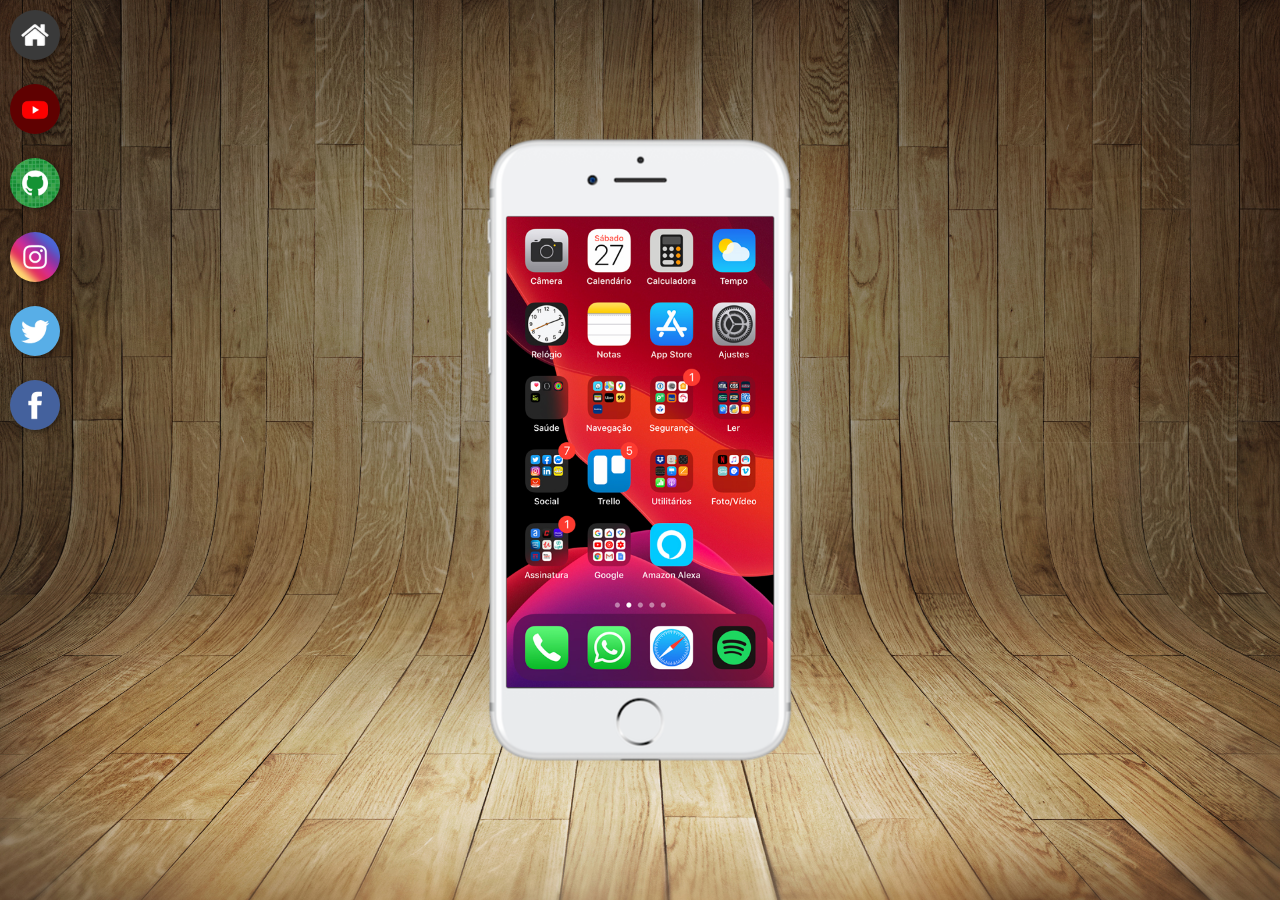
<file: index.html>
<!DOCTYPE html>
<html lang="pt-br">
<head>
    <meta charset="UTF-8">
    <meta http-equiv="X-UA-Compatible" content="IE=edge">
    <meta name="viewport" content="width=device-width, initial-scale=1.0">
    <title>Projeto Redes Sociais</title>
    <link rel="shortcut icon" href="favicon.ico" type="image/x-icon">
    <link rel="stylesheet" href="estilos/style.css">
</head>
<body>
    <main>
        <section id="telefone">
            <iframe src="home.html" name="tela" id="tela" frameborder="0">
                Seu navegador não é compatível com isso.
            </iframe>
        </section>
        <section id="redes-sociais">
                <a href="home.html" target="tela"><img src="imagens/logo-home.jpg" alt=""></a> <br>
                <a href="youtube.html" target="tela"><img src="imagens/logo-youtube.jpg" alt=""></a> <br>
                <a href="github.html" target="tela"><img src="imagens/logo-github.jpg" alt=""></a> <br>
                <a href="instagram.html" target="tela"><img src="imagens/logo-instagram.jpg" alt=""></a> <br>
                <a href="twitter.html" target="tela"><img src="imagens/logo-twitter.jpg" alt=""></a> <br>
                <a href="facebook.html" target="tela"><img src="imagens/logo-facebook.jpg" alt=""></a>
        </section>
    </main>
</body>
</html>
</file>
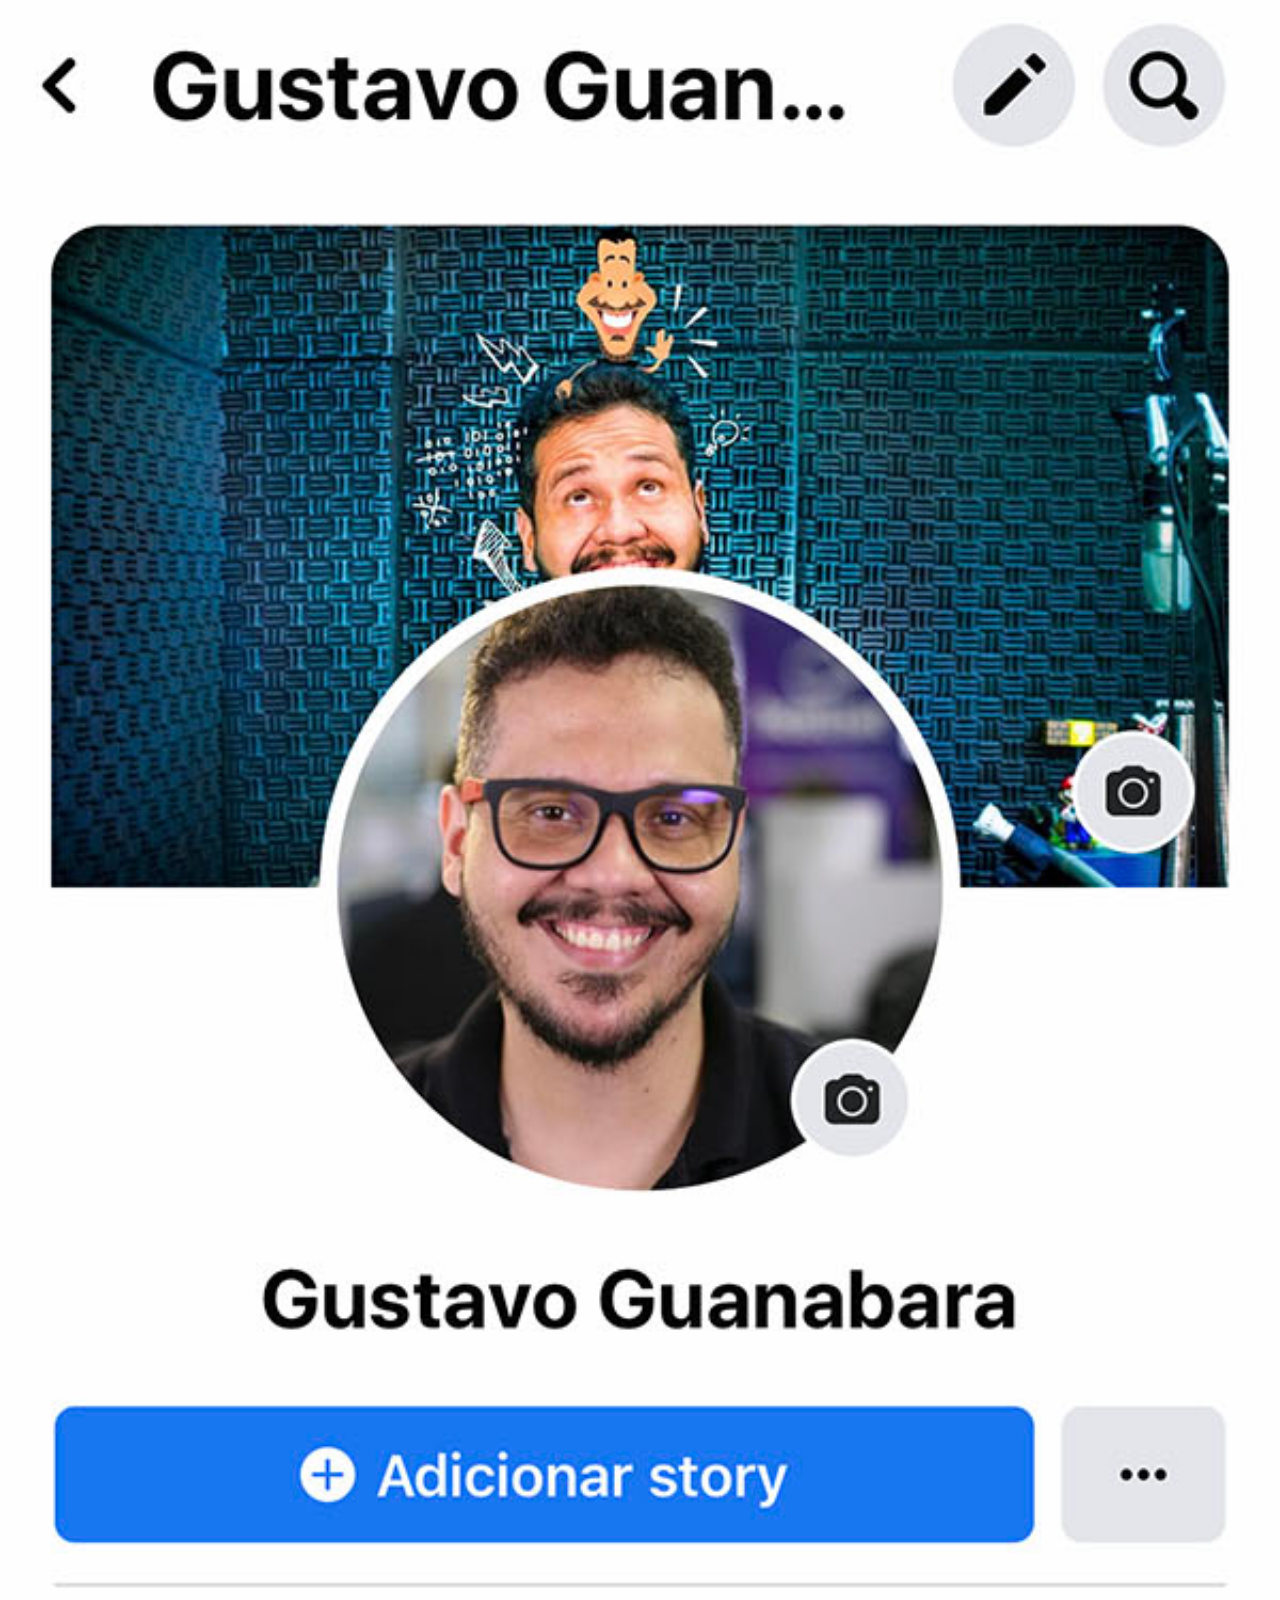
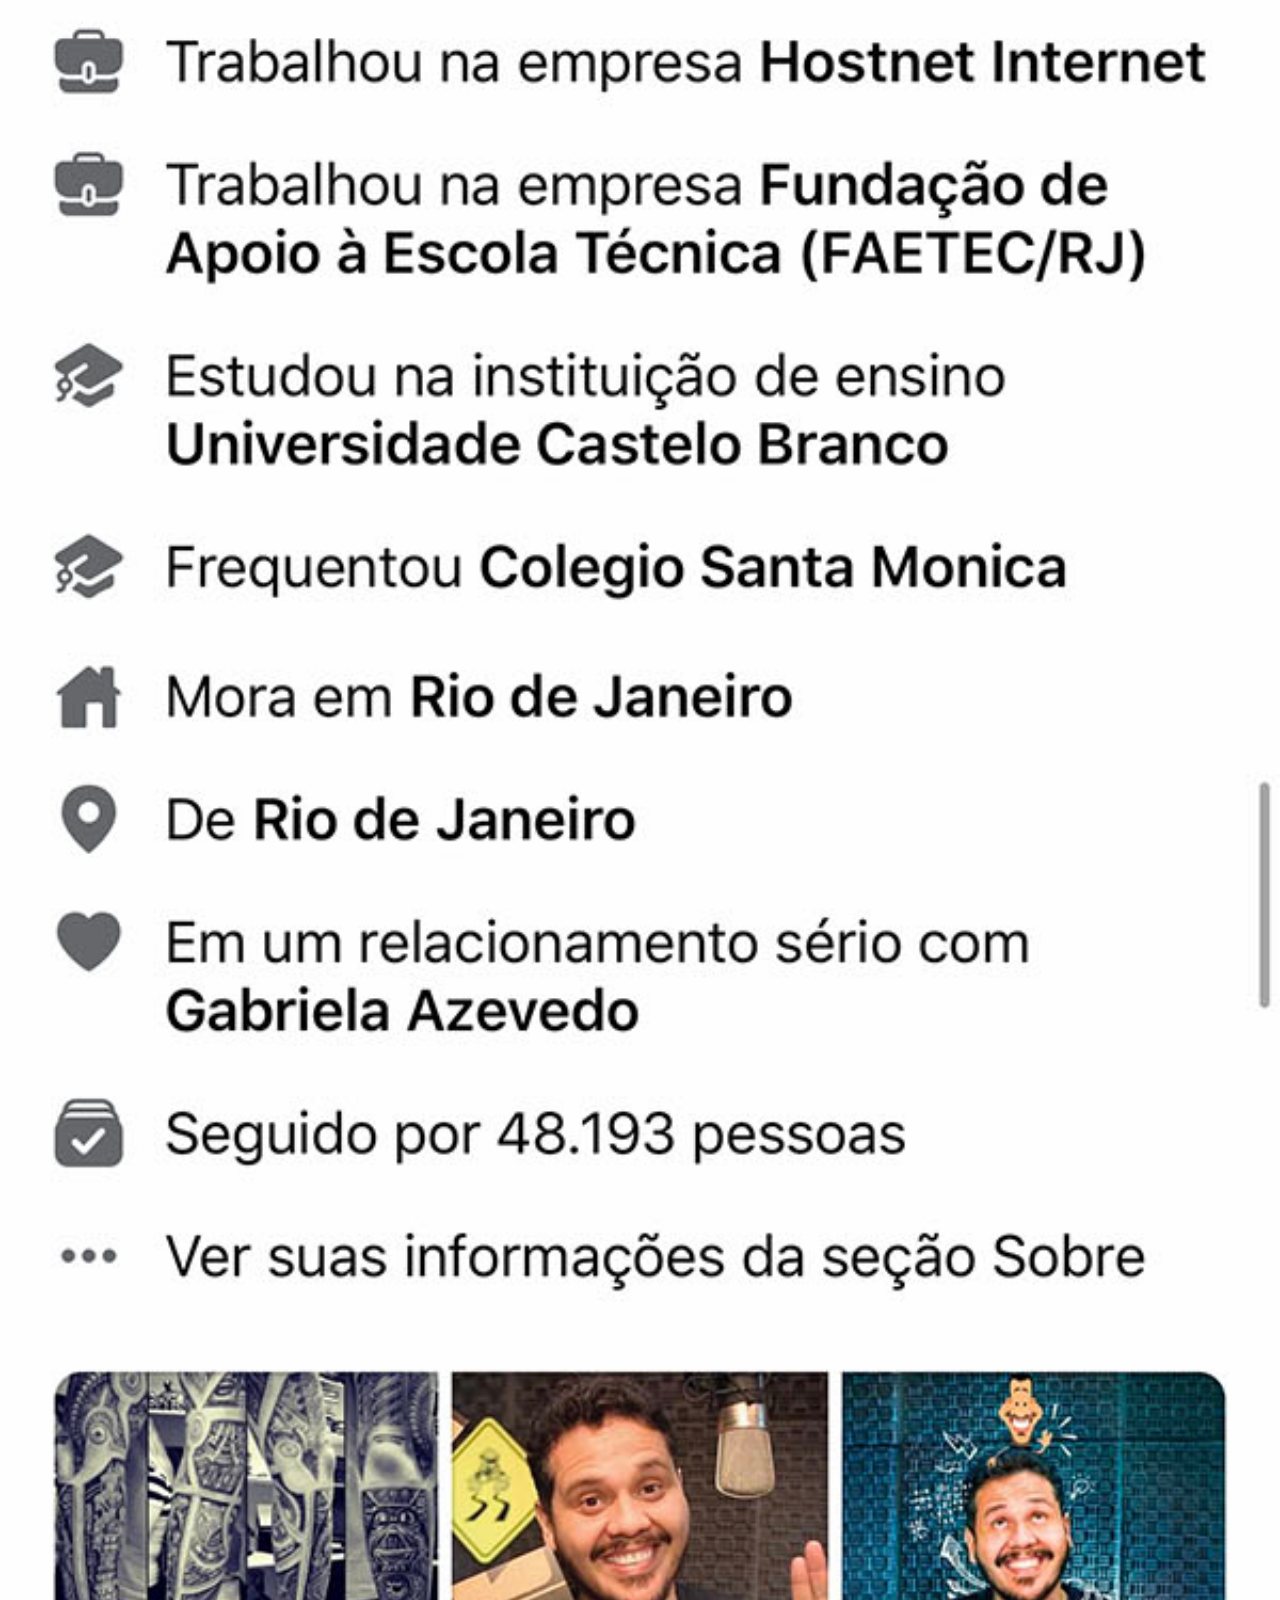
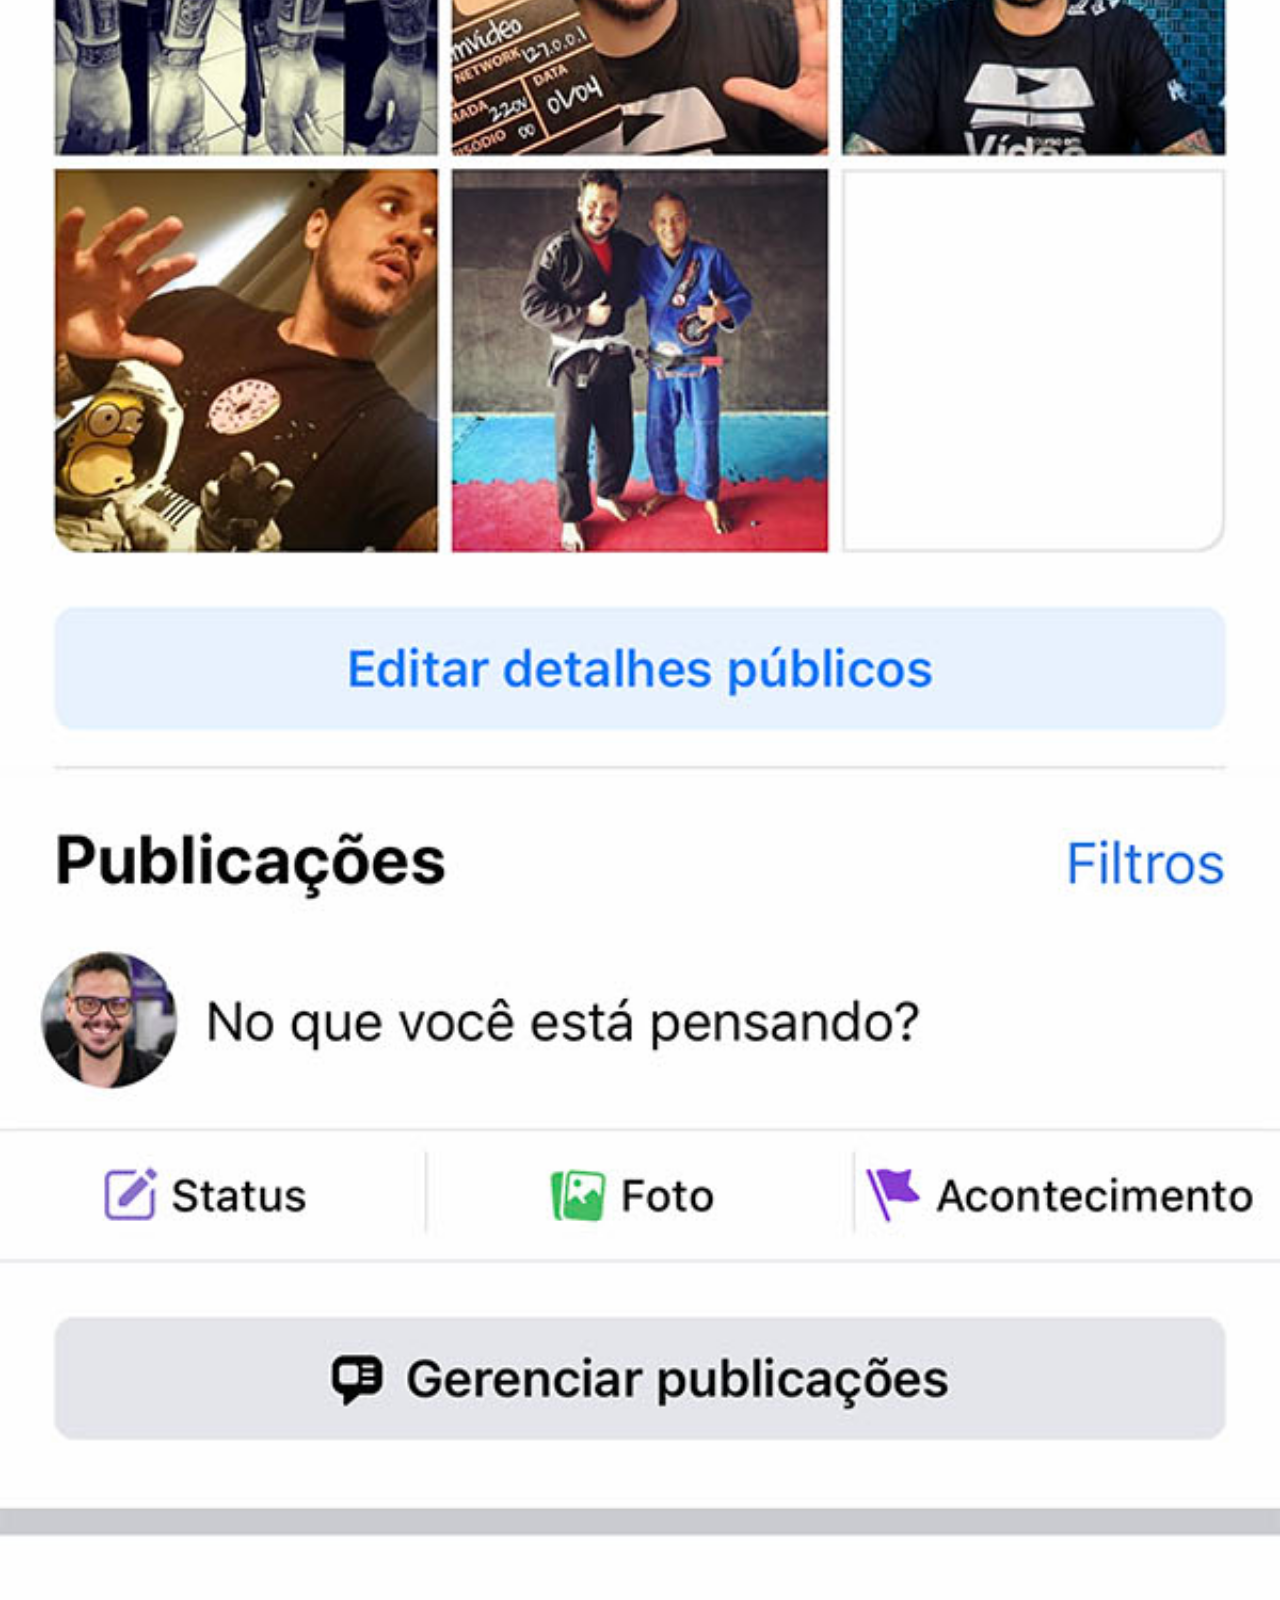
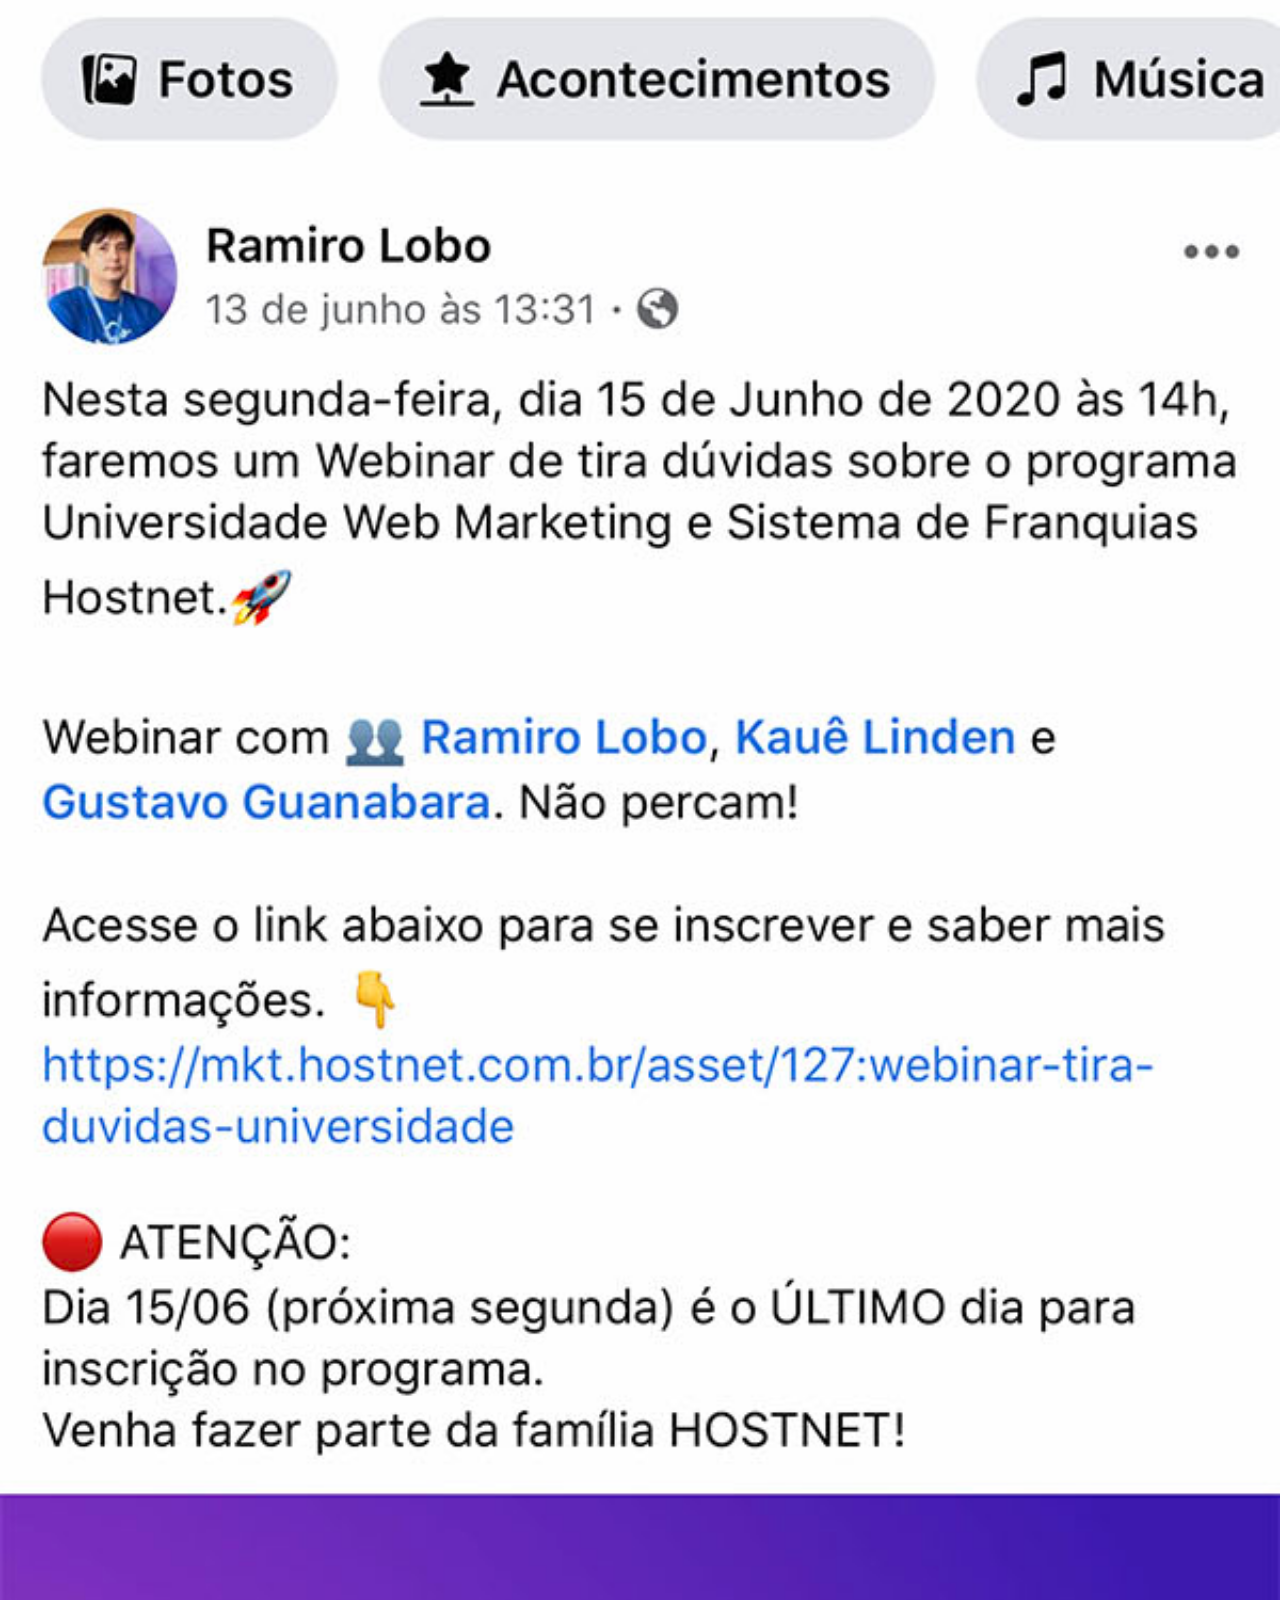
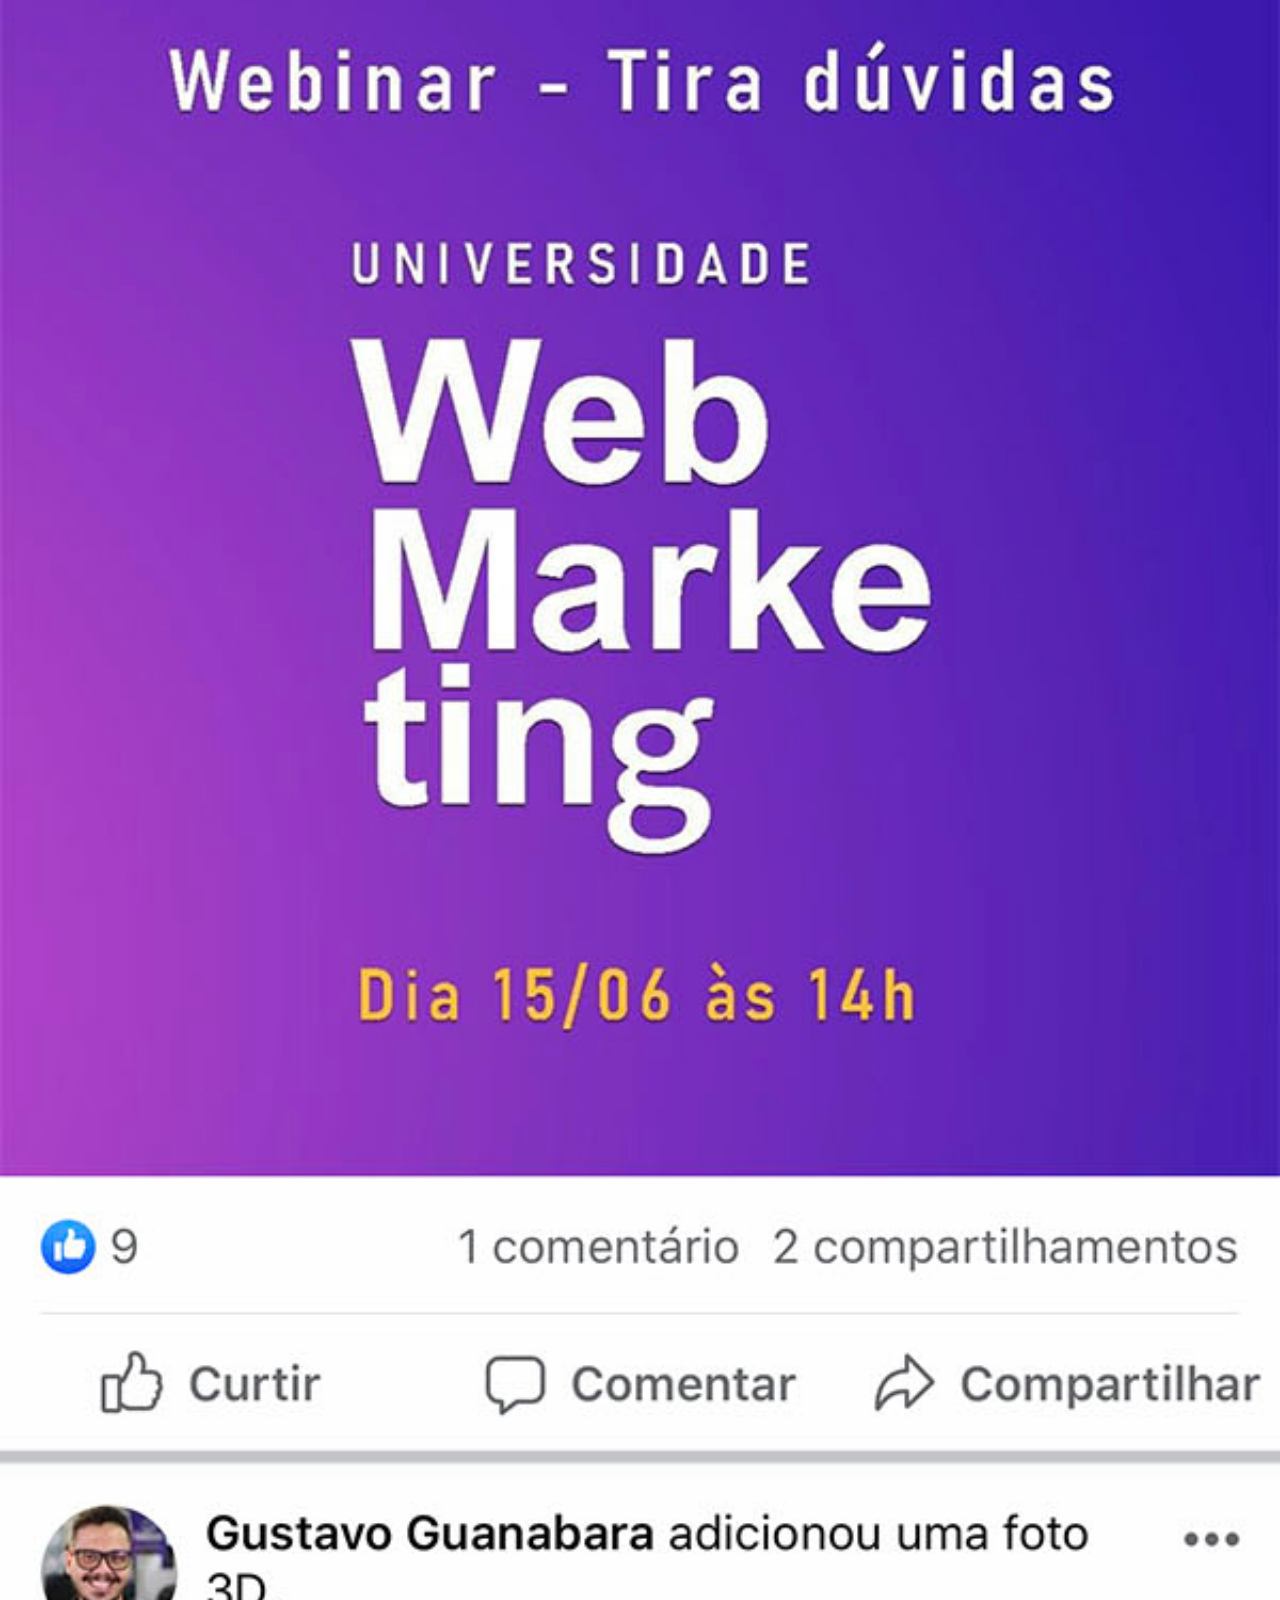
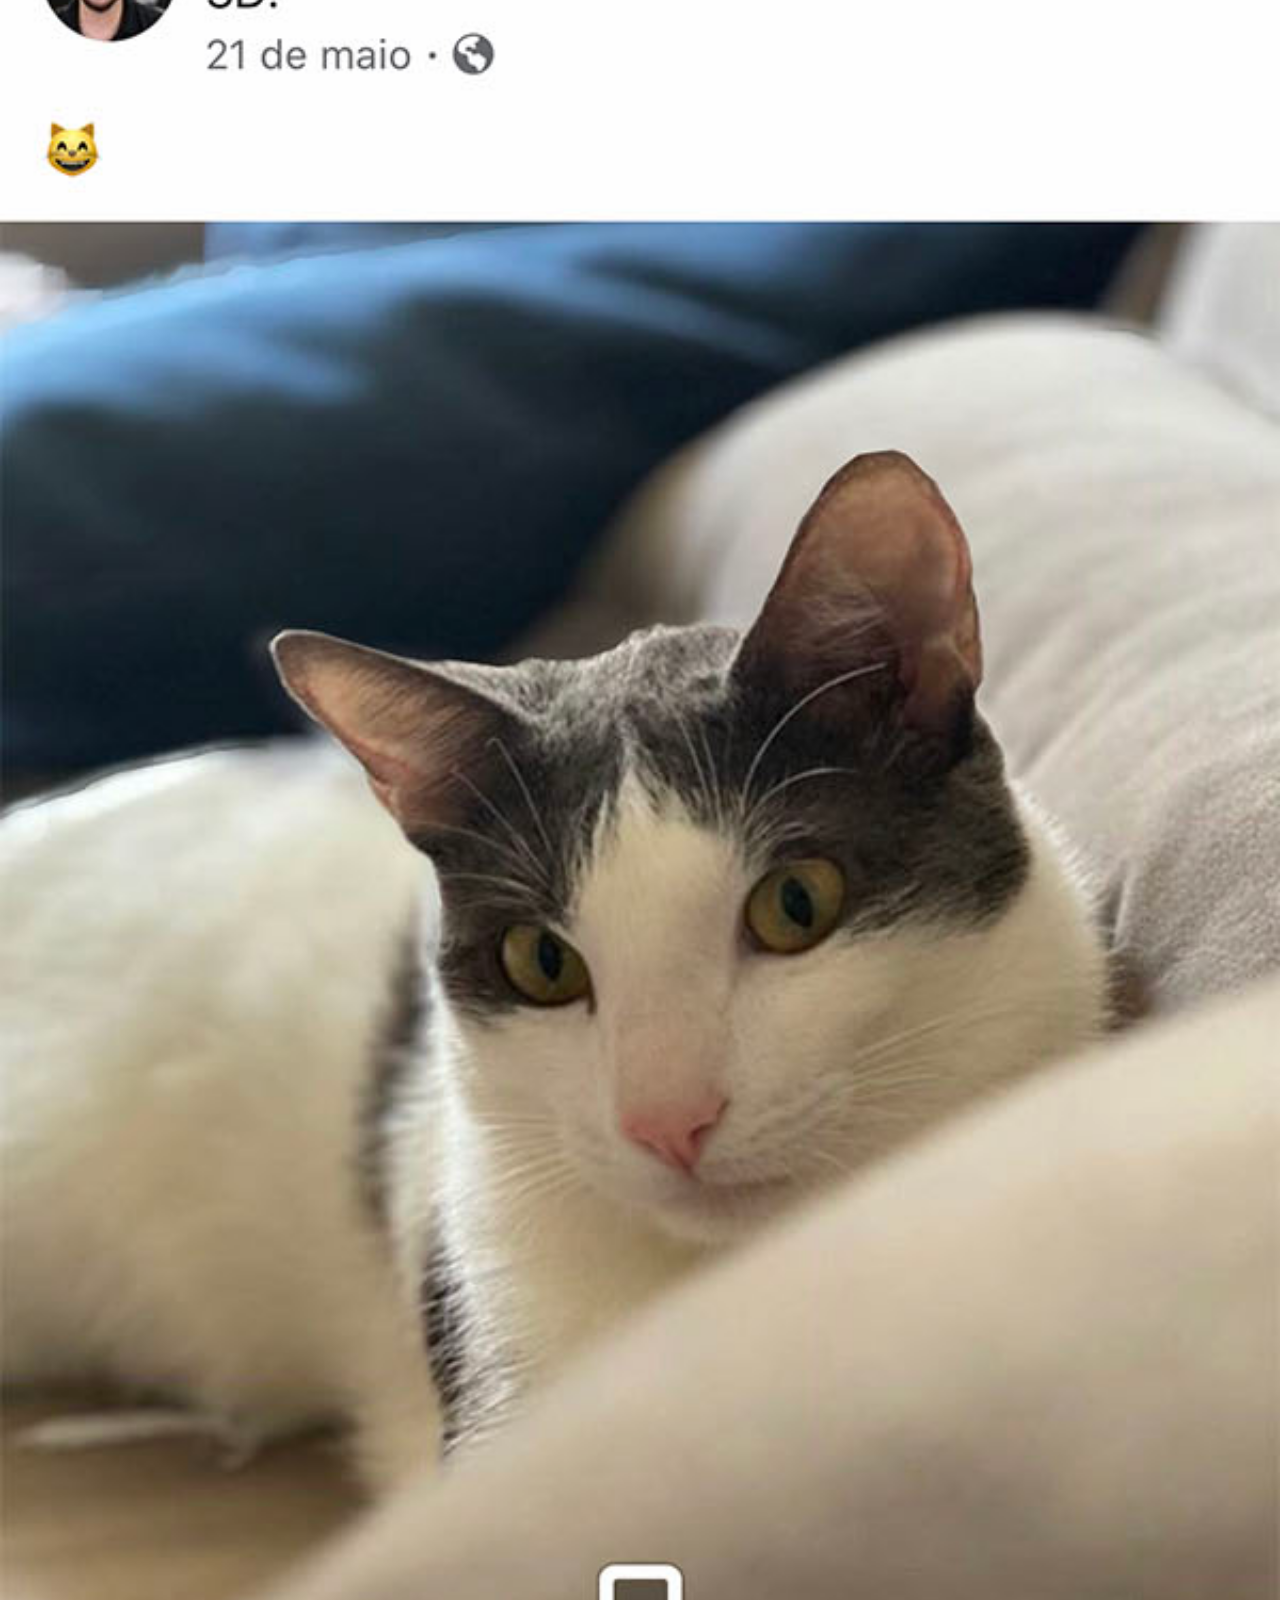
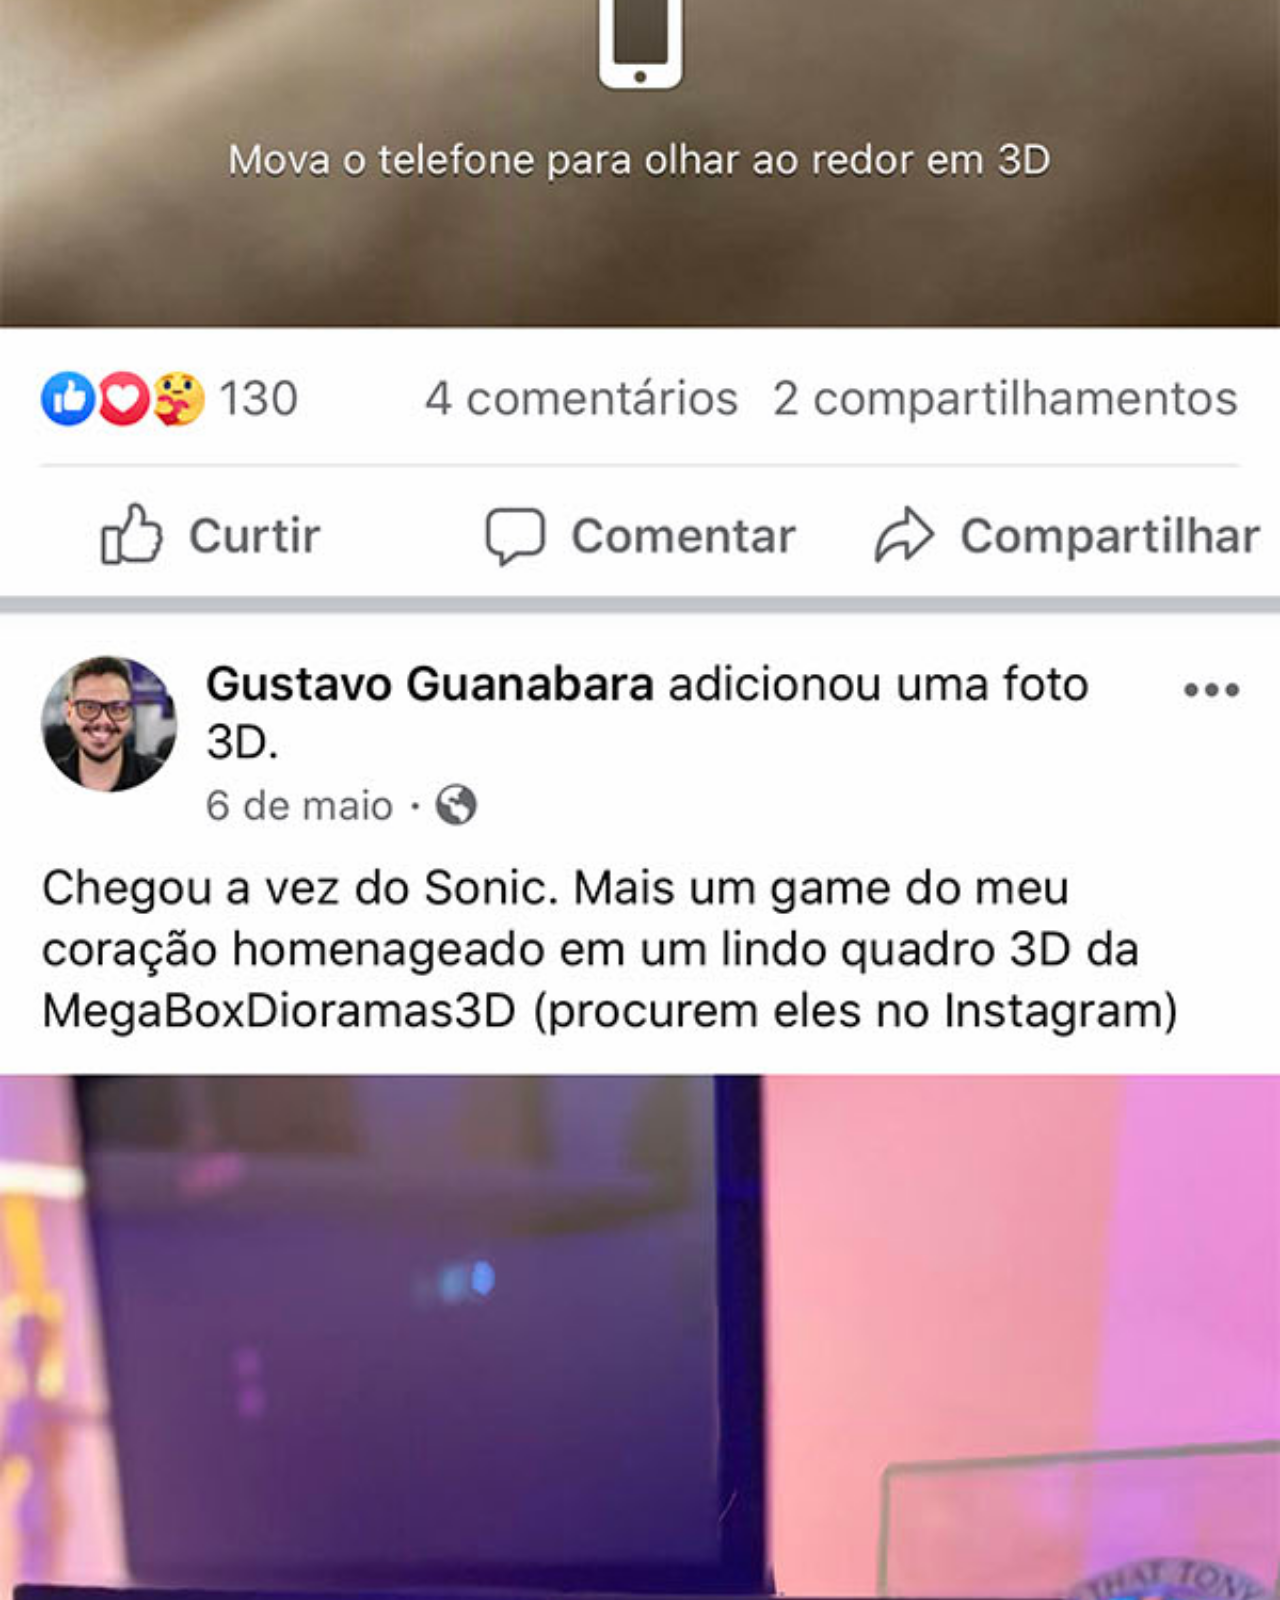
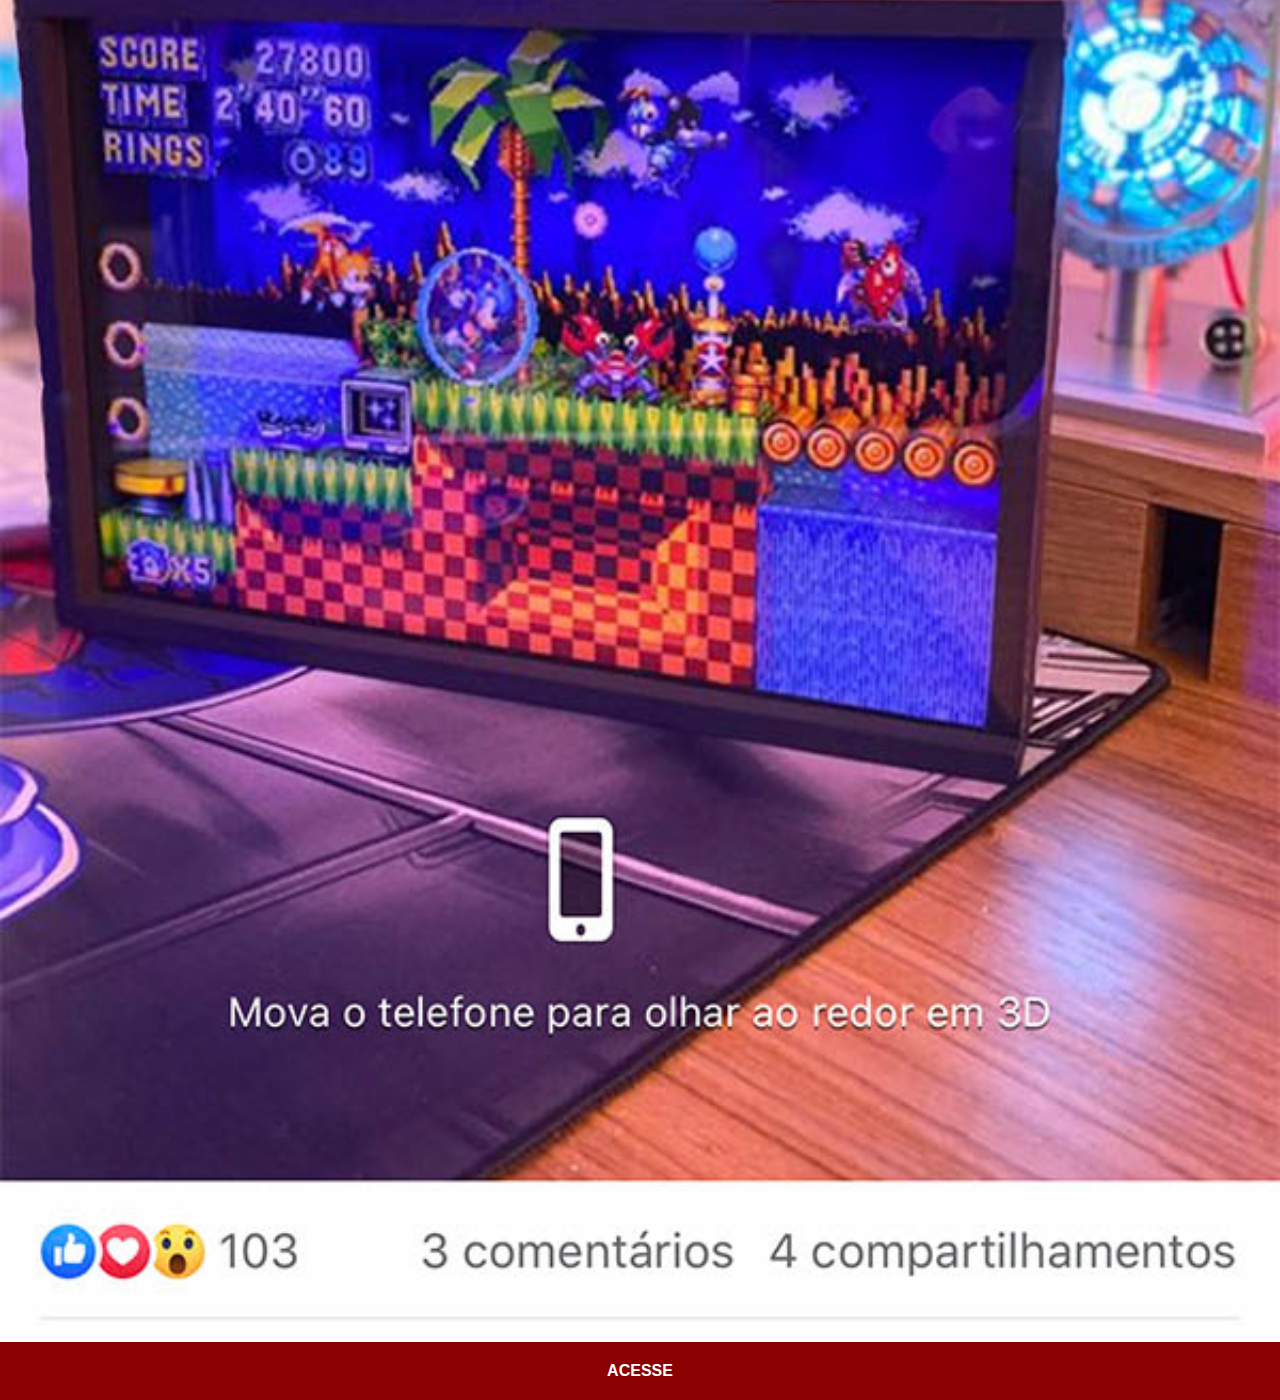
<file: facebook.html>
<!DOCTYPE html>
<html lang="pt-br">
<head>
    <meta charset="UTF-8">
    <meta http-equiv="X-UA-Compatible" content="IE=edge">
    <meta name="viewport" content="width=device-width, initial-scale=1.0">
    <title>Facebook</title>
    <link rel="stylesheet" href="estilos/social.css">
</head>
<body>
    <img src="imagens/tela-facebook.jpg" alt="Facebook">
    <a href="https://www.facebook.com/gustavoguanabara" target="_blank">ACESSE</a>
</body>
</html>
</file>
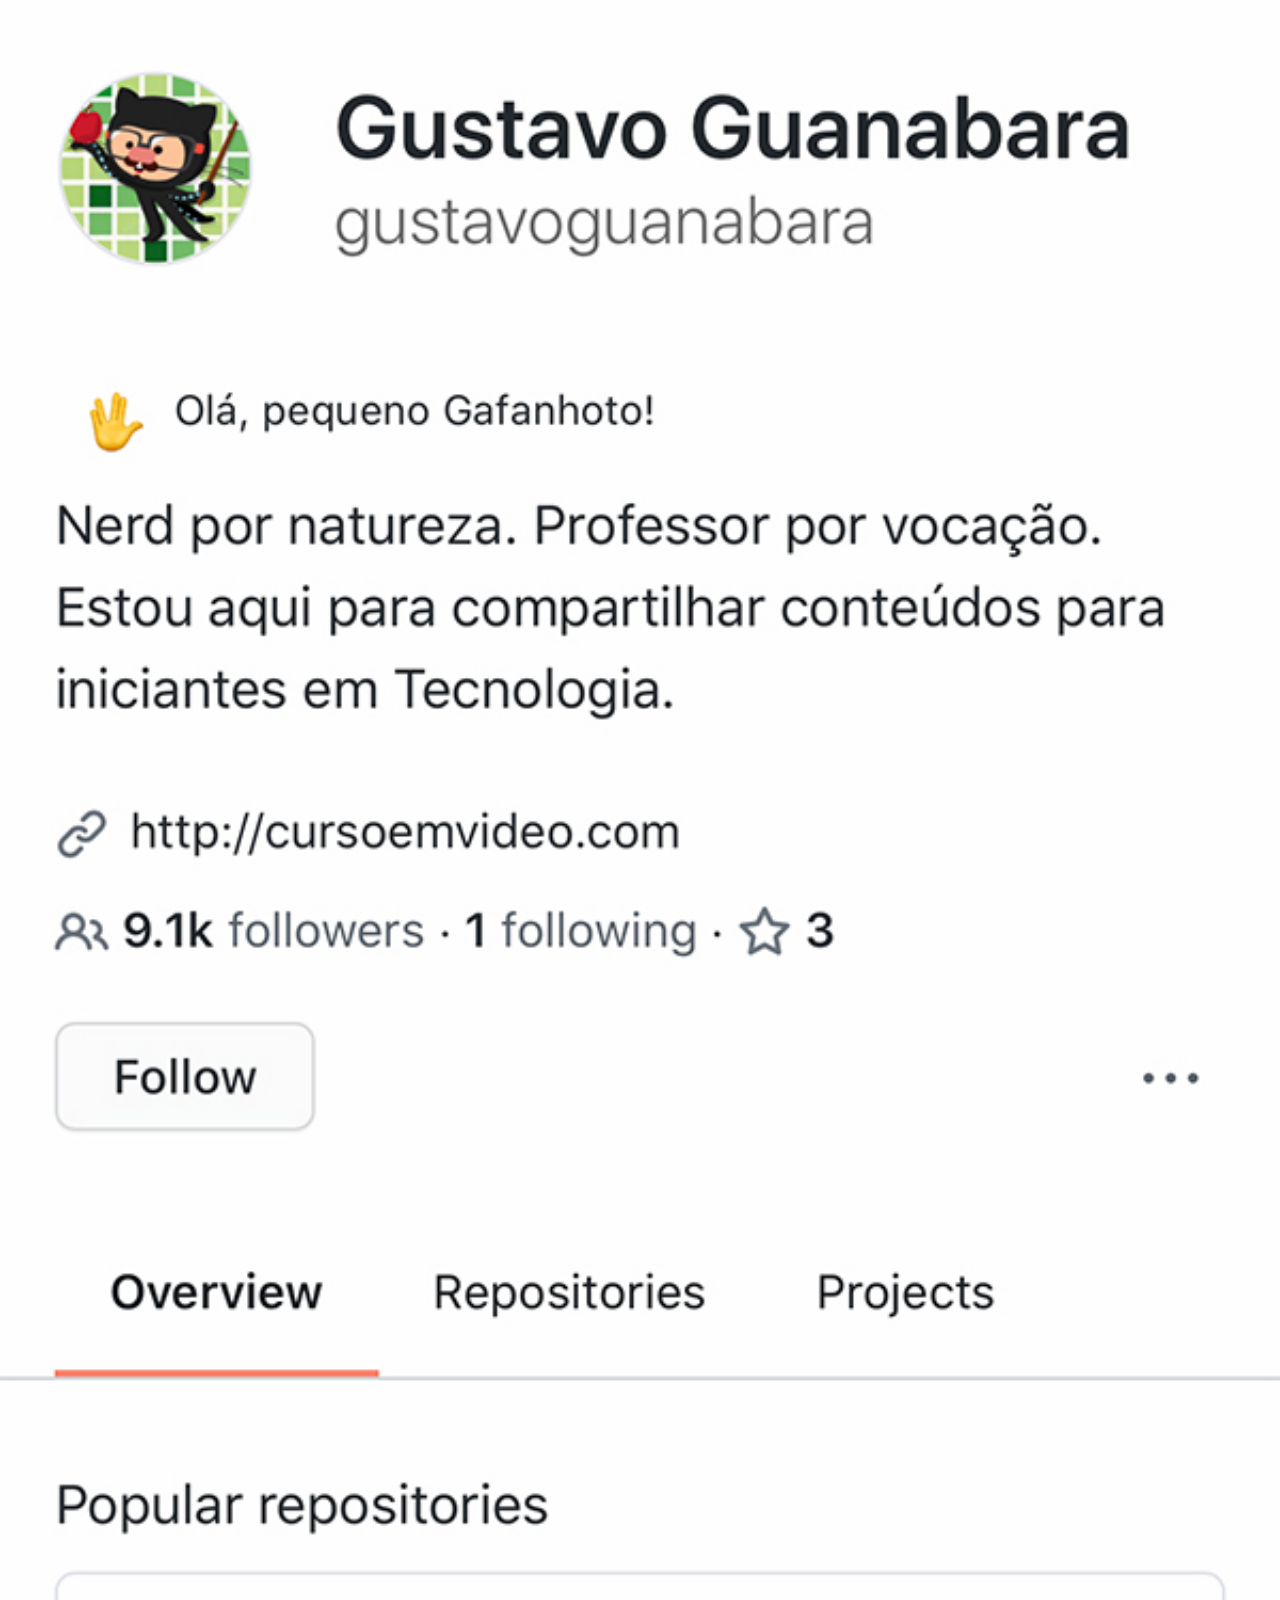
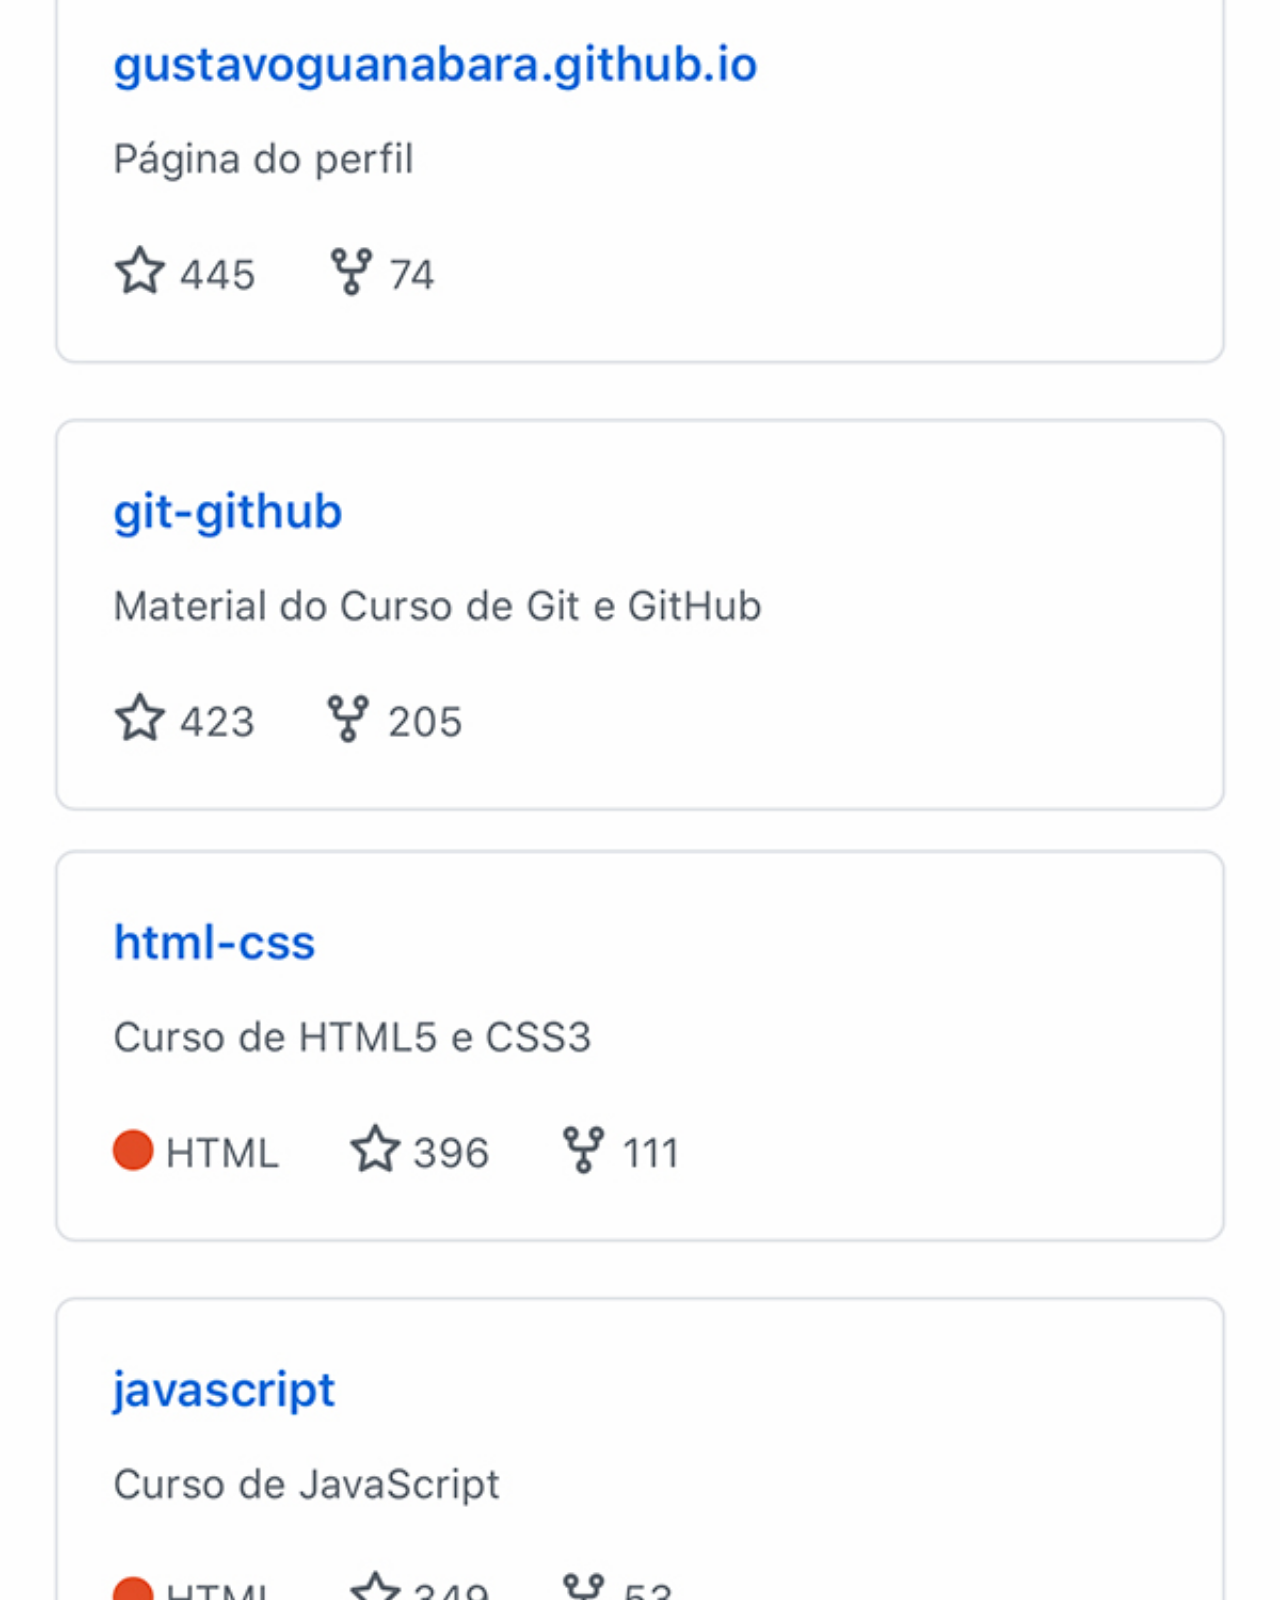
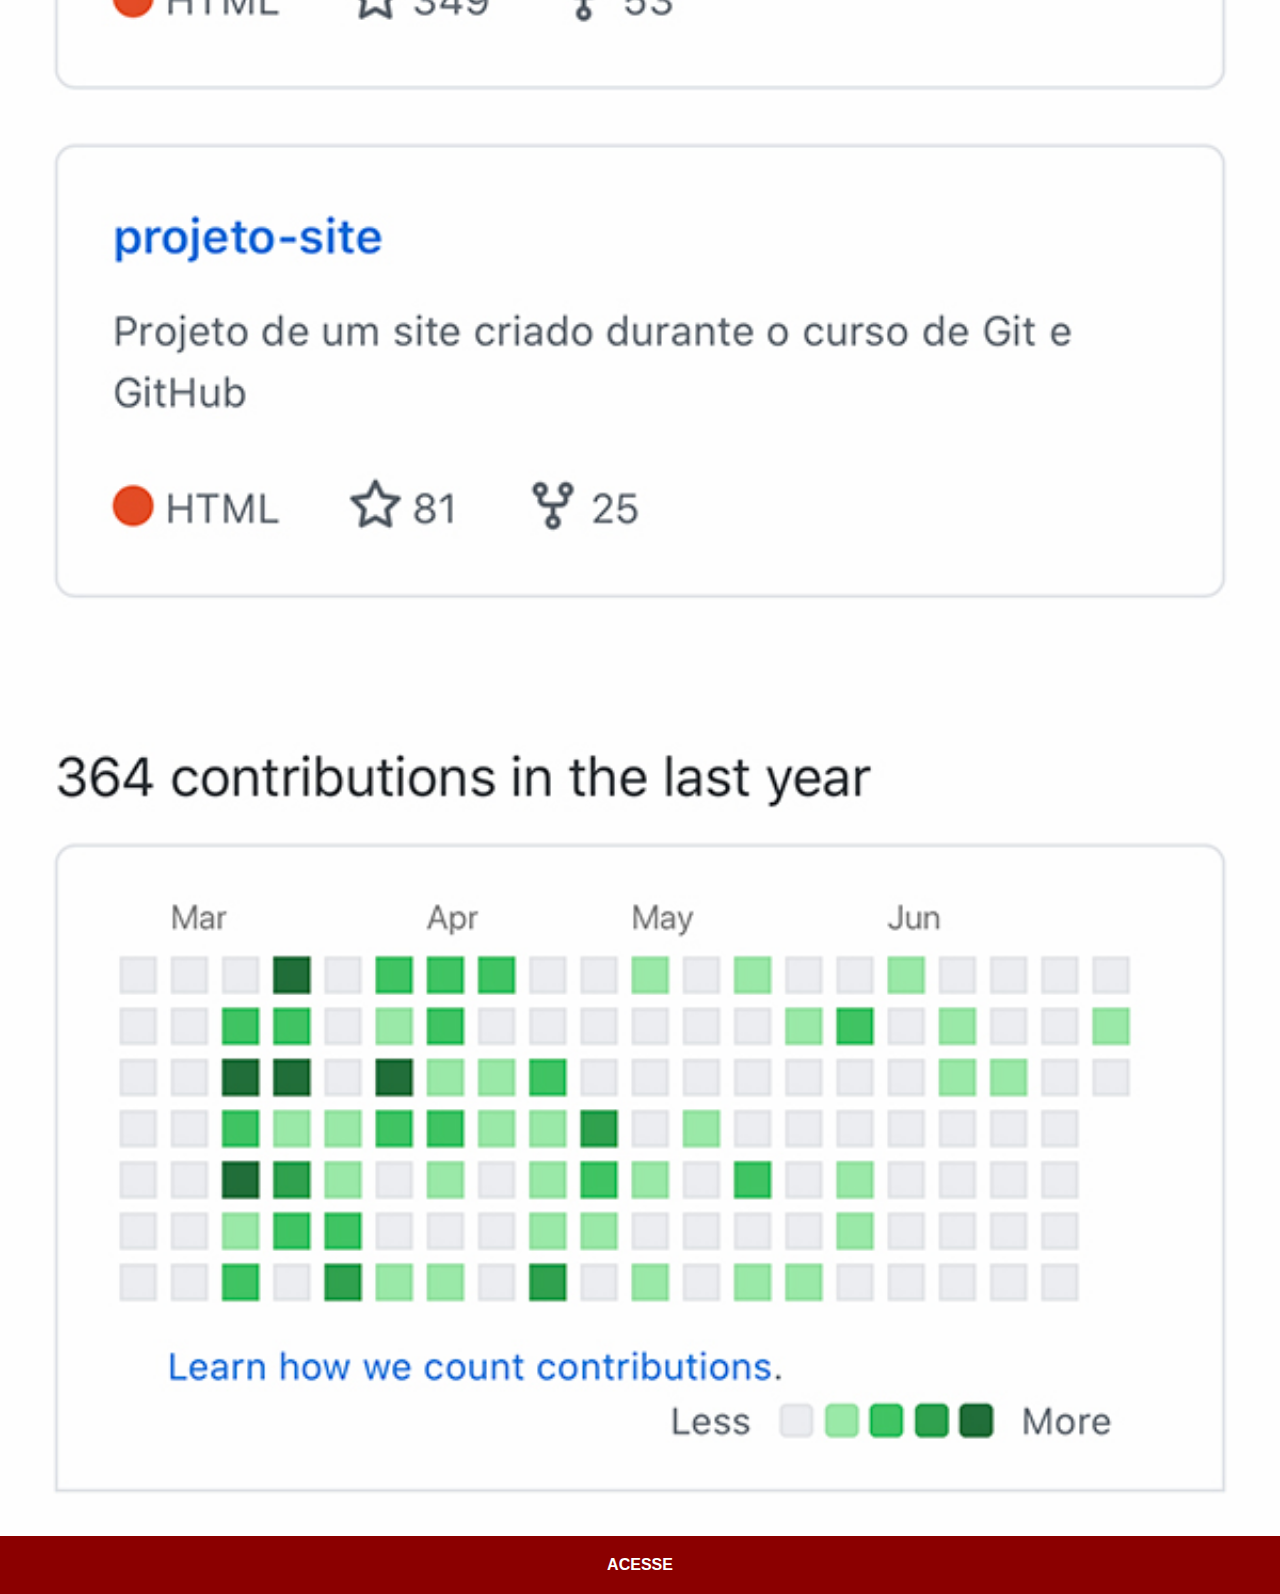
<file: github.html>
<!DOCTYPE html>
<html lang="pt-br">
<head>
    <meta charset="UTF-8">
    <meta http-equiv="X-UA-Compatible" content="IE=edge">
    <meta name="viewport" content="width=device-width, initial-scale=1.0">
    <title>GitHub</title>
    <link rel="stylesheet" href="estilos/social.css">
</head>
<body>
    <img src="imagens/tela-github.jpg" alt="GitHub">
    <a href="https://github.com/gustavoguanabara" target="_blank">ACESSE</a>
</body>
</html>
</file>
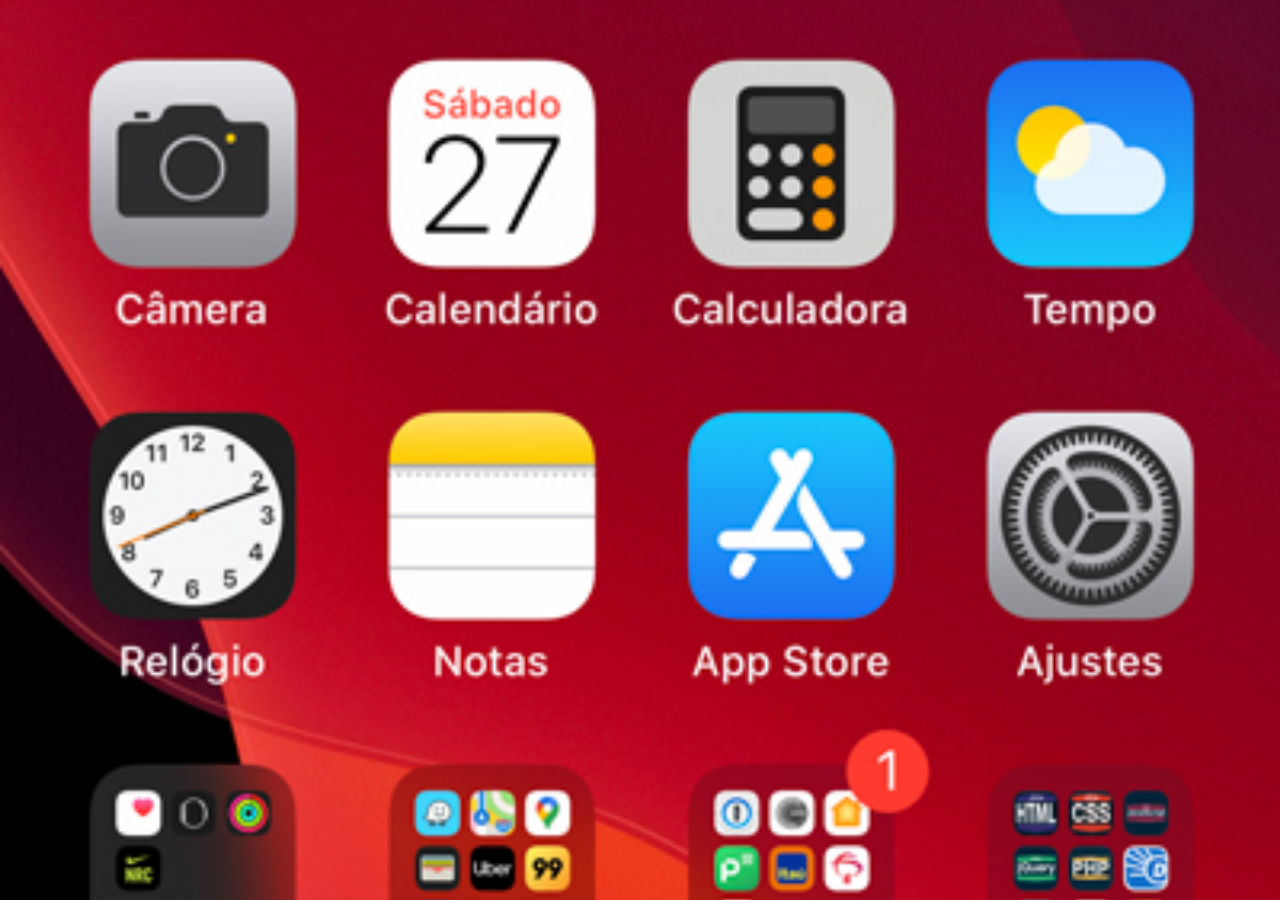
<file: home.html>
<!DOCTYPE html>
<html lang="en">
<head>
    <meta charset="UTF-8">
    <meta http-equiv="X-UA-Compatible" content="IE=edge">
    <meta name="viewport" content="width=device-width, initial-scale=1.0">
    <title>Home</title>
    <style>
        * {
            margin: 0px;
            padding: 0px;
        }

        body {
            width: 100vw;
            height: 100vh;
            background: url(imagens/tela-home.jpg) no-repeat top center;
            background-size: cover;
        }
    </style>
</head>
<body>
    
</body>
</html>
</file>
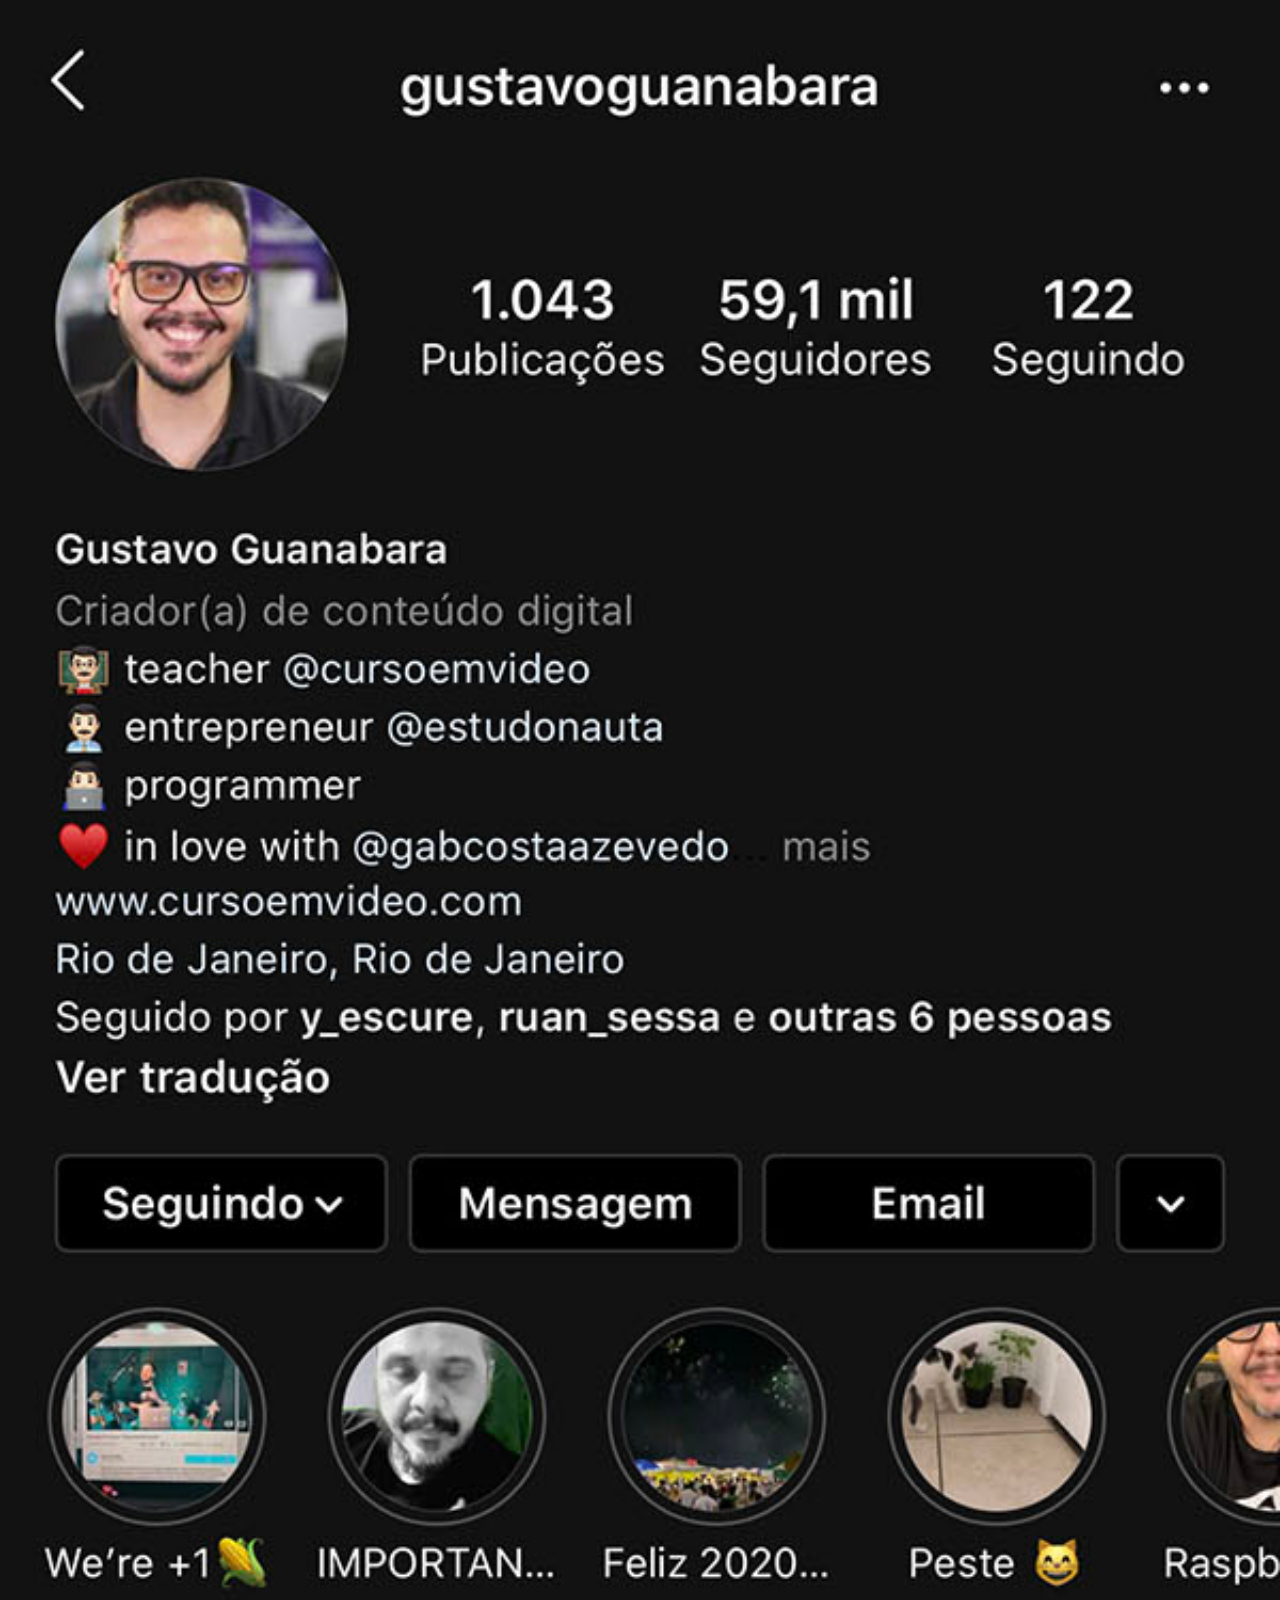
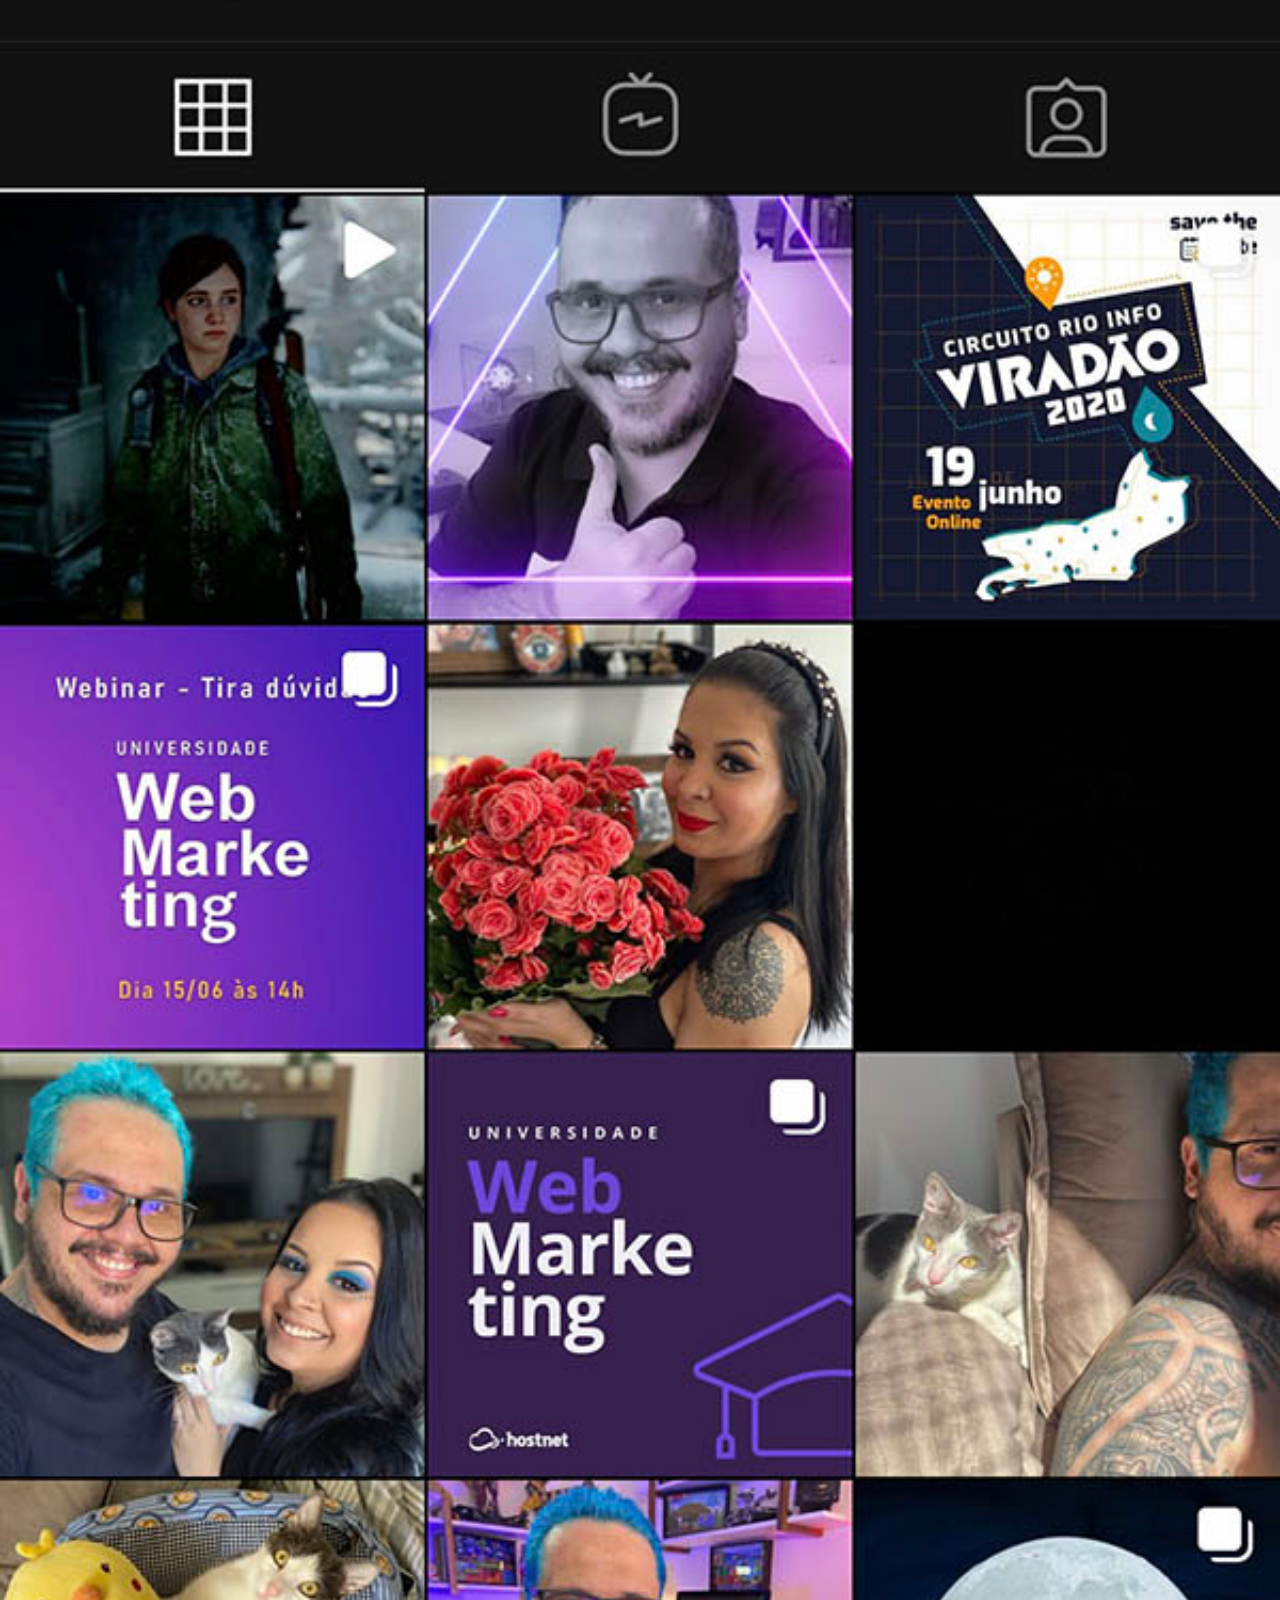
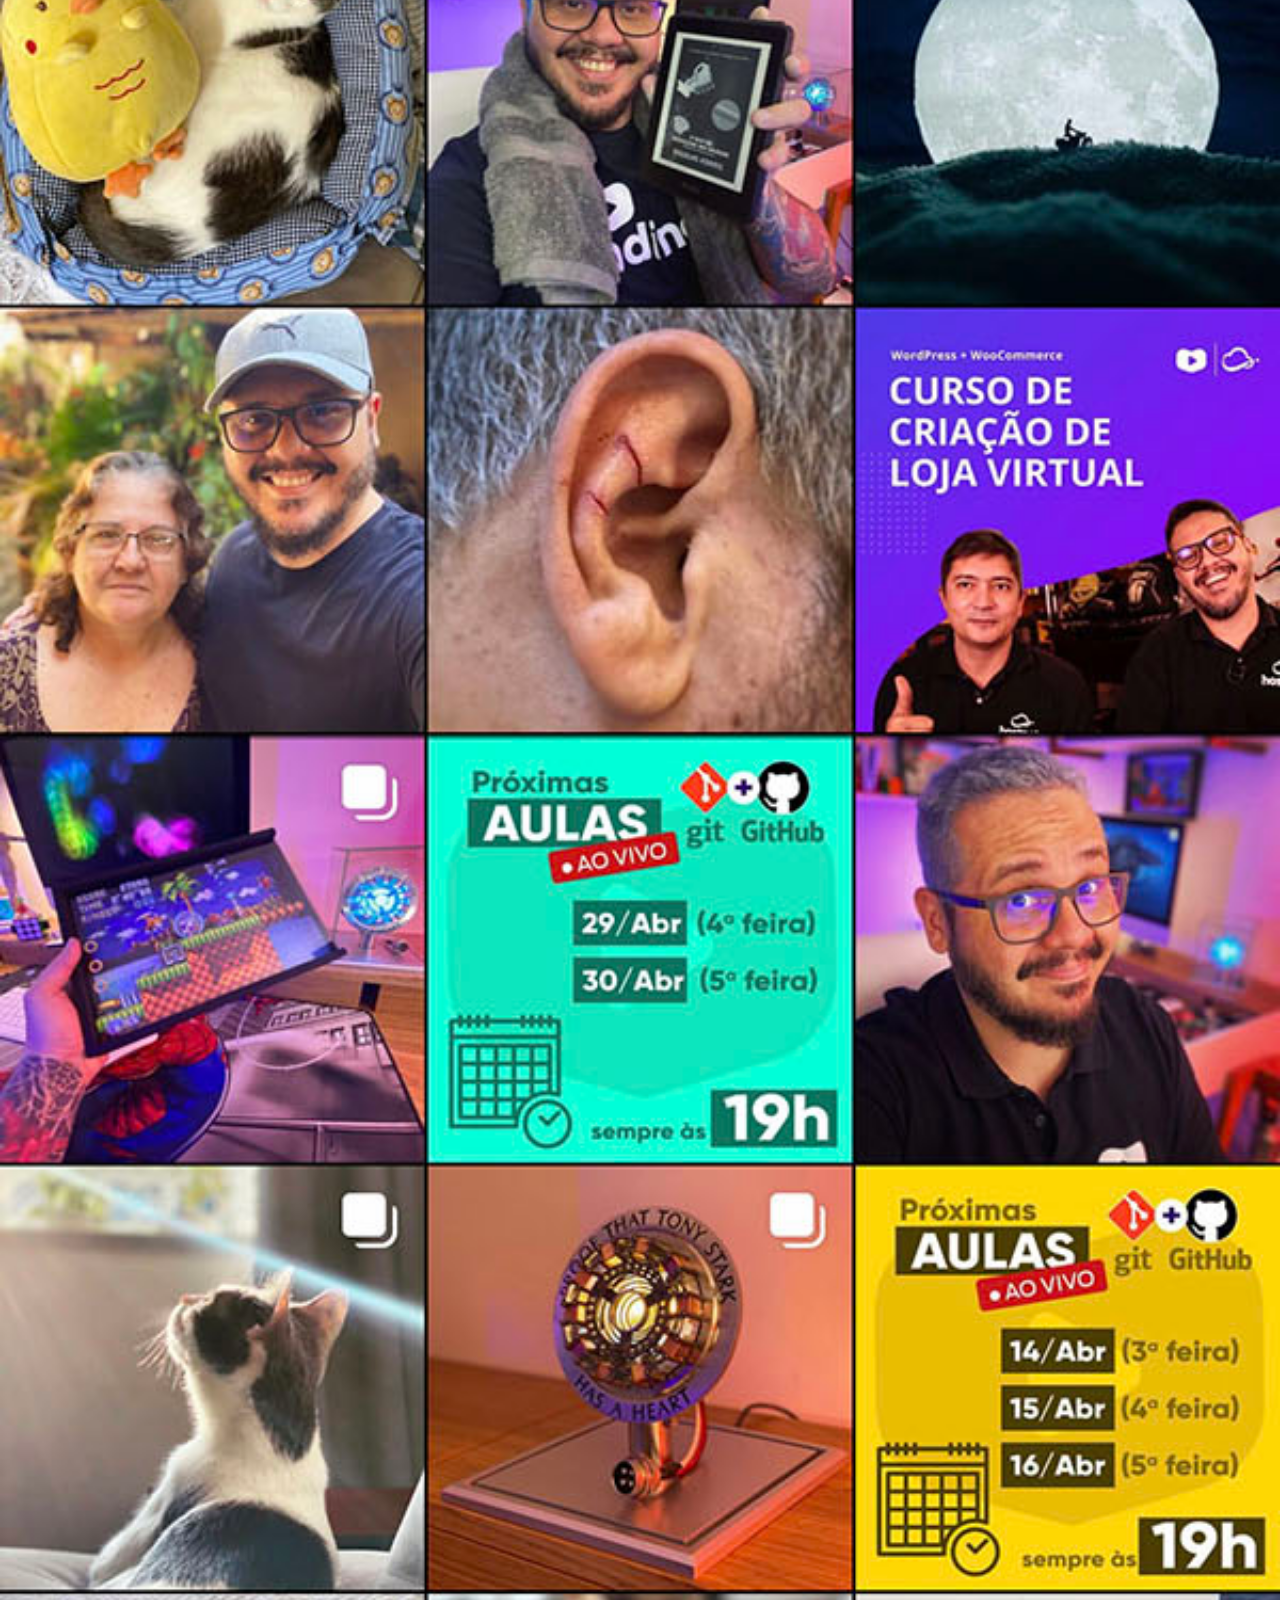
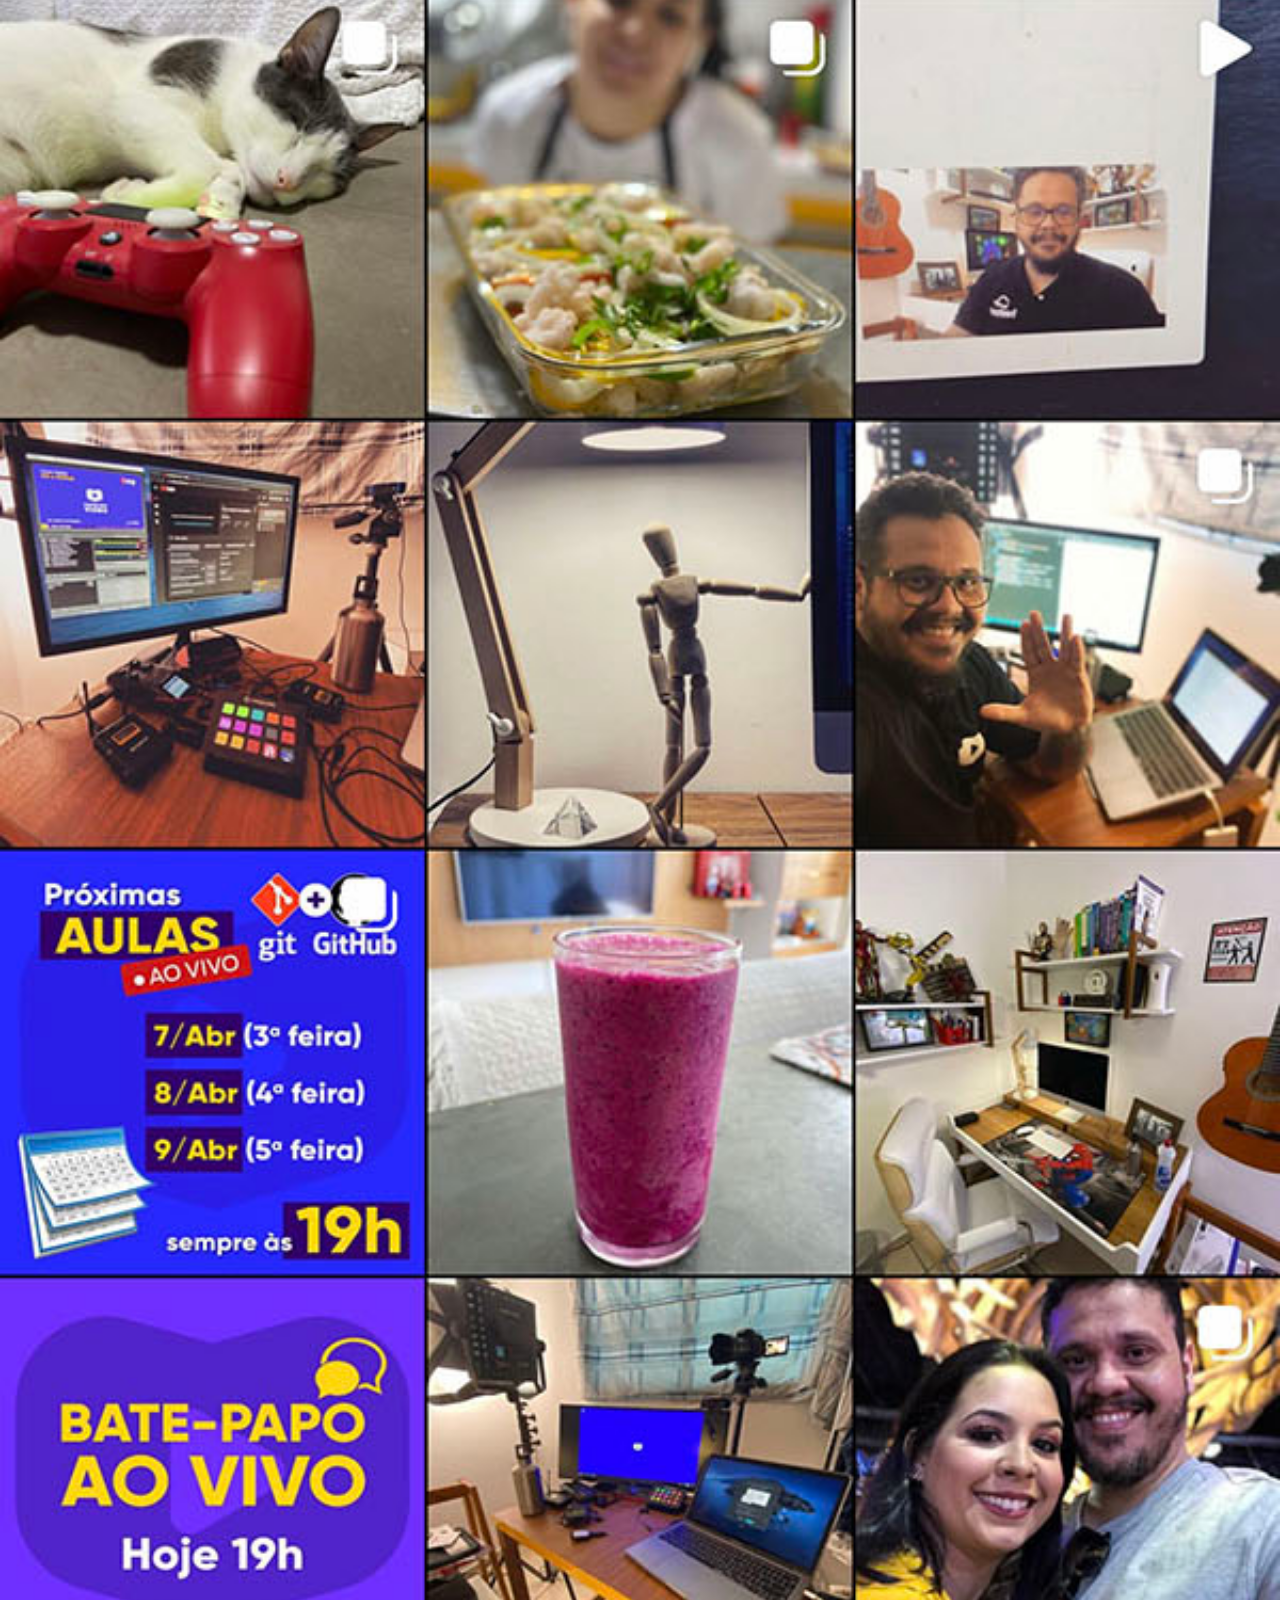
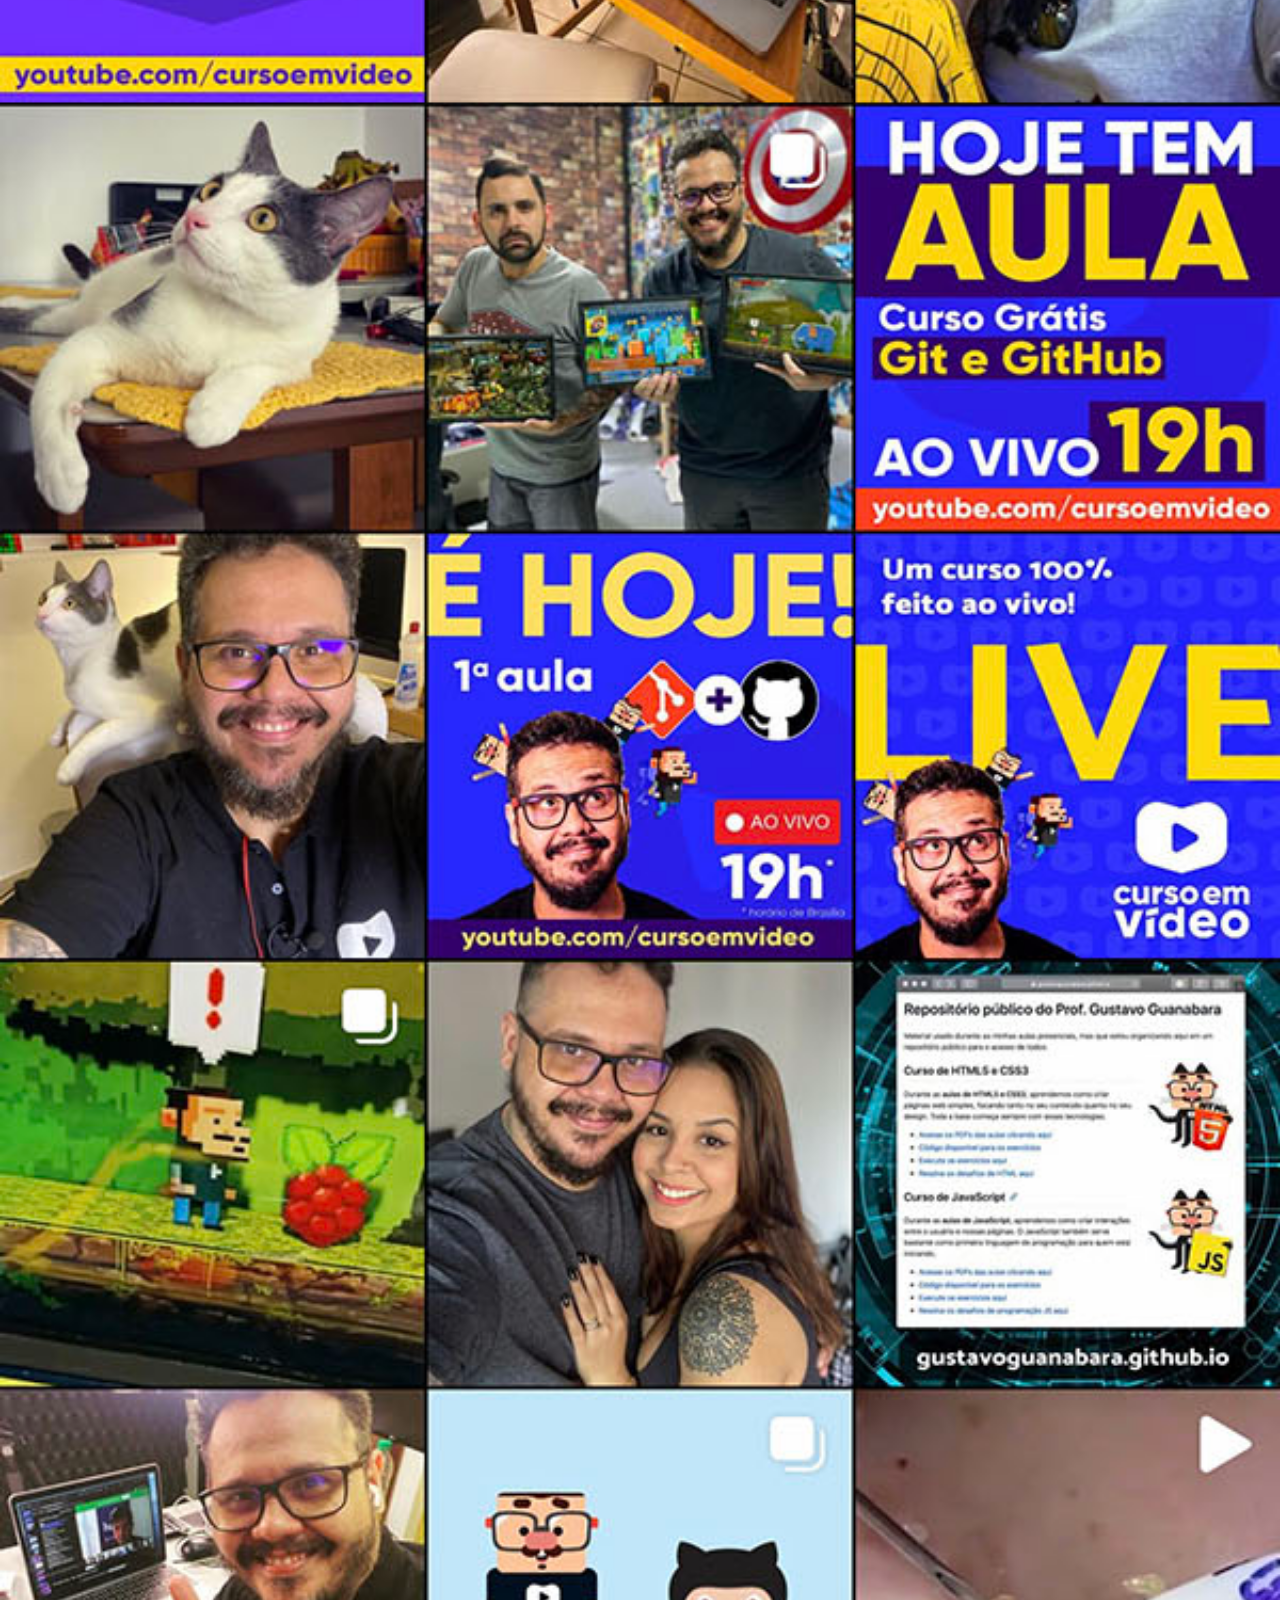
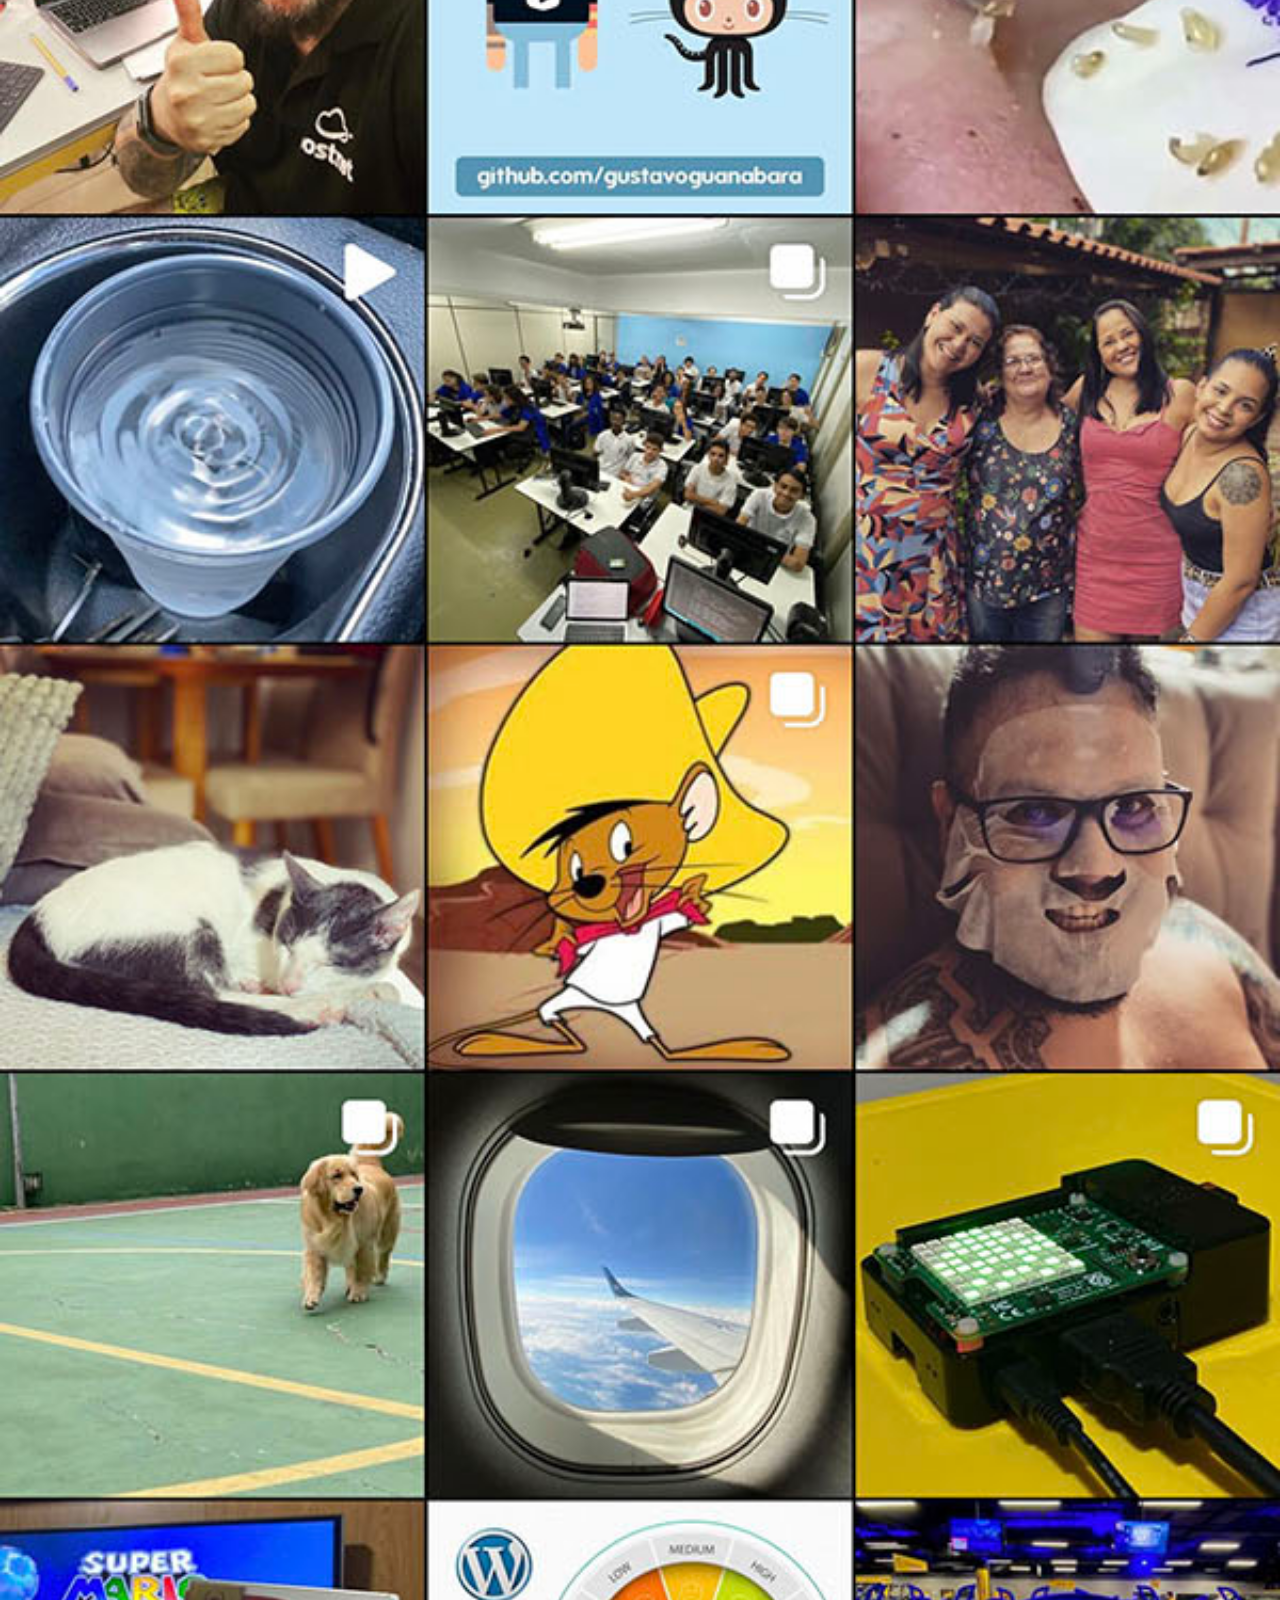
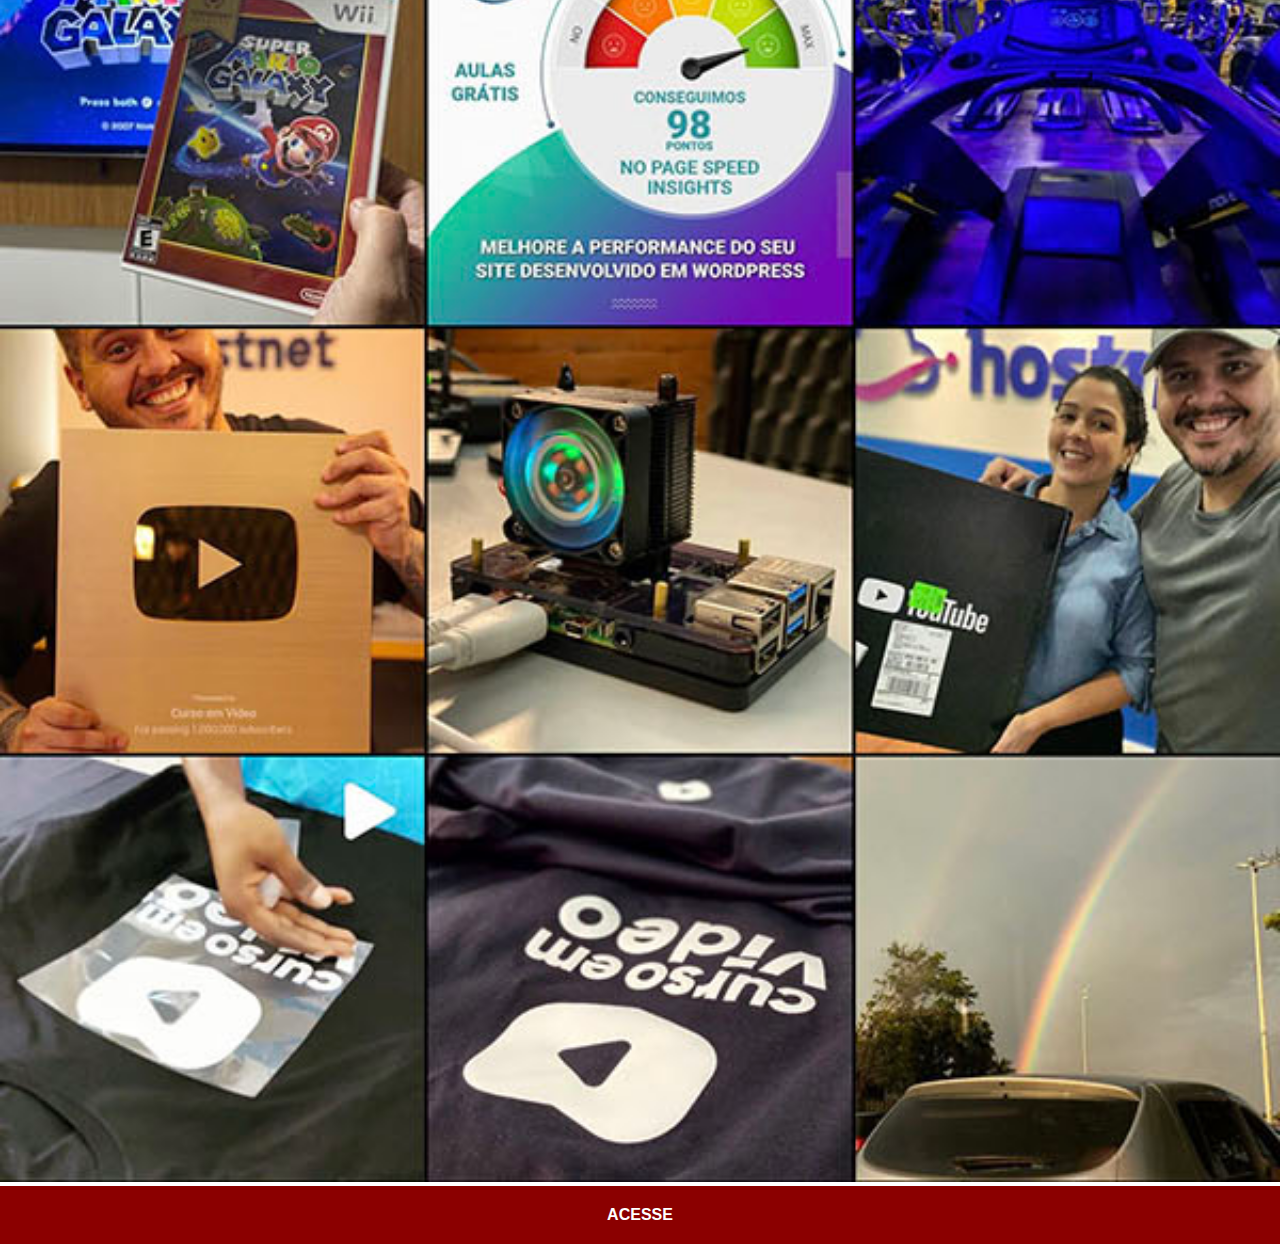
<file: instagram.html>
<!DOCTYPE html>
<html lang="pt-br">
<head>
    <meta charset="UTF-8">
    <meta http-equiv="X-UA-Compatible" content="IE=edge">
    <meta name="viewport" content="width=device-width, initial-scale=1.0">
    <title>Instagram</title>
    <link rel="stylesheet" href="estilos/social.css">
</head>
<body>
    <img src="imagens/tela-instagram.jpg" alt="Instagram">
    <a href="https://www.instagram.com/gustavoguanabara/" target="_blank">ACESSE</a>
</body>
</html>
</file>
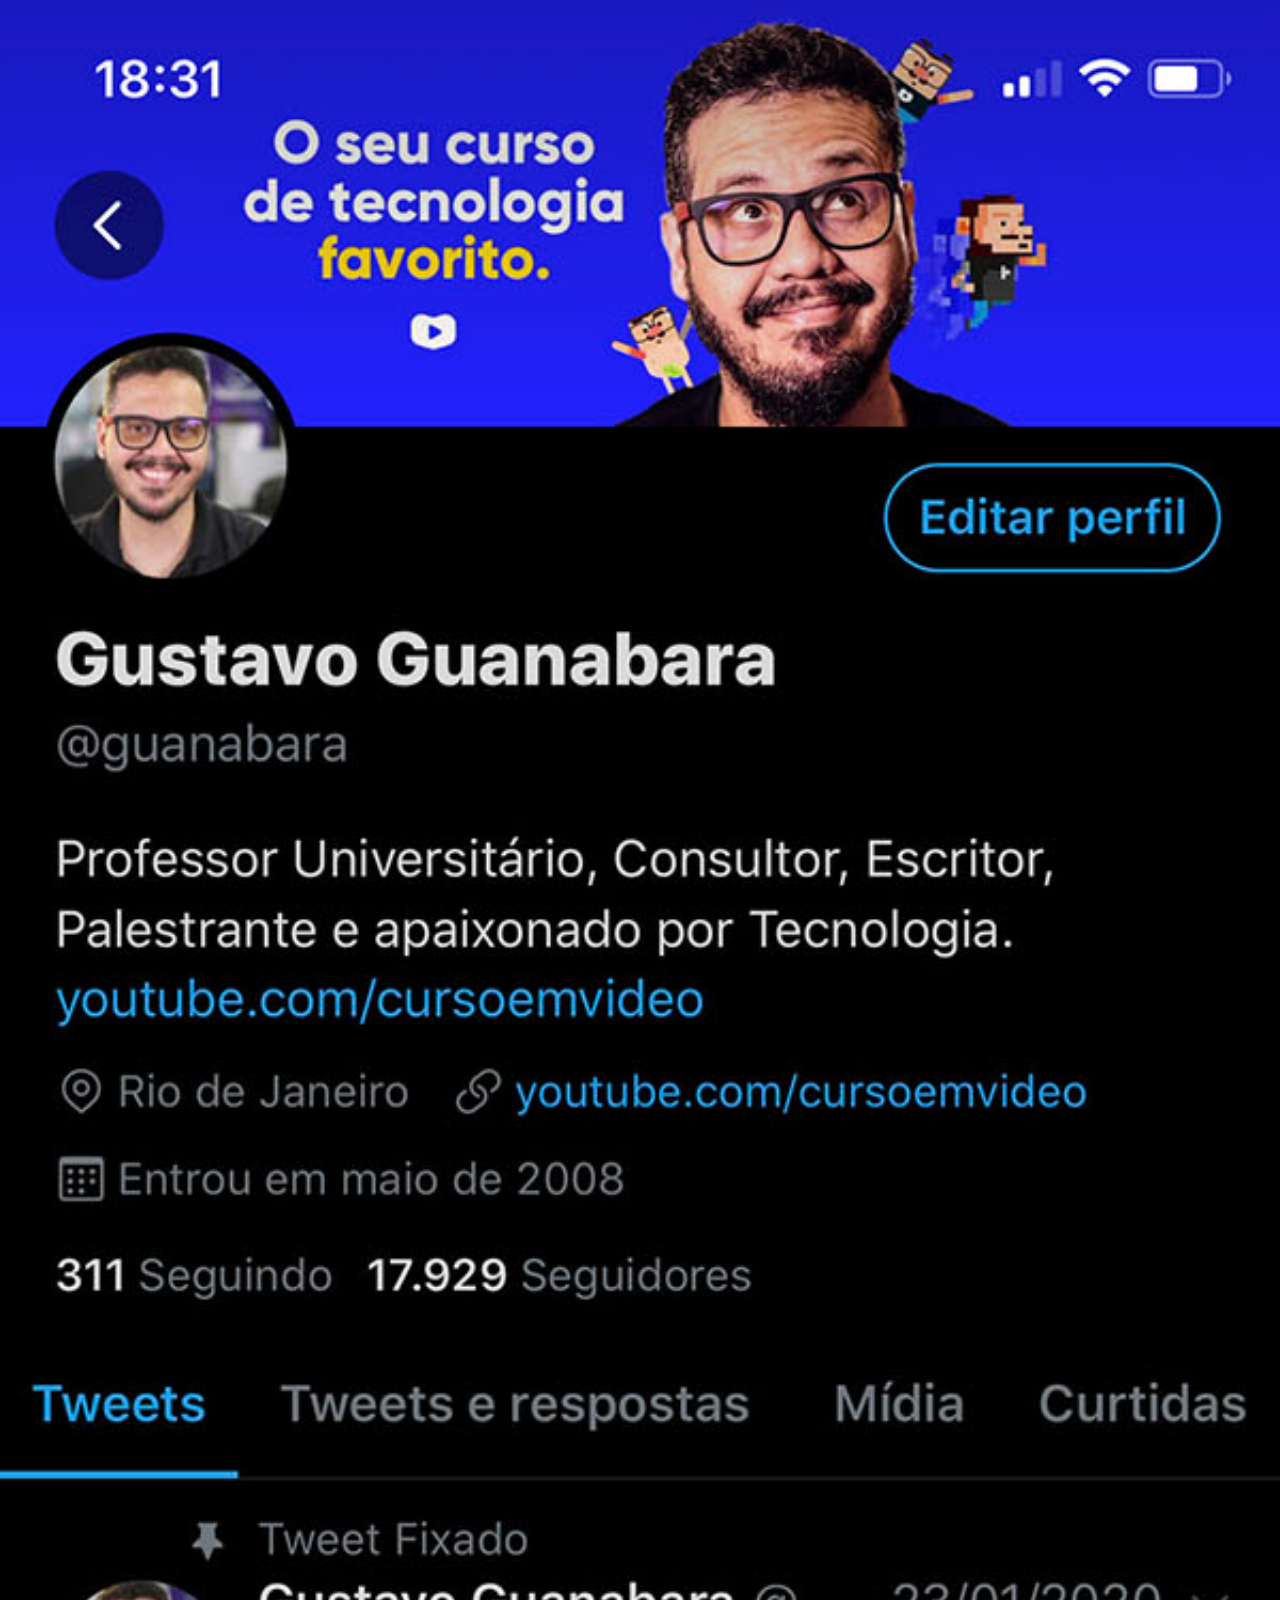
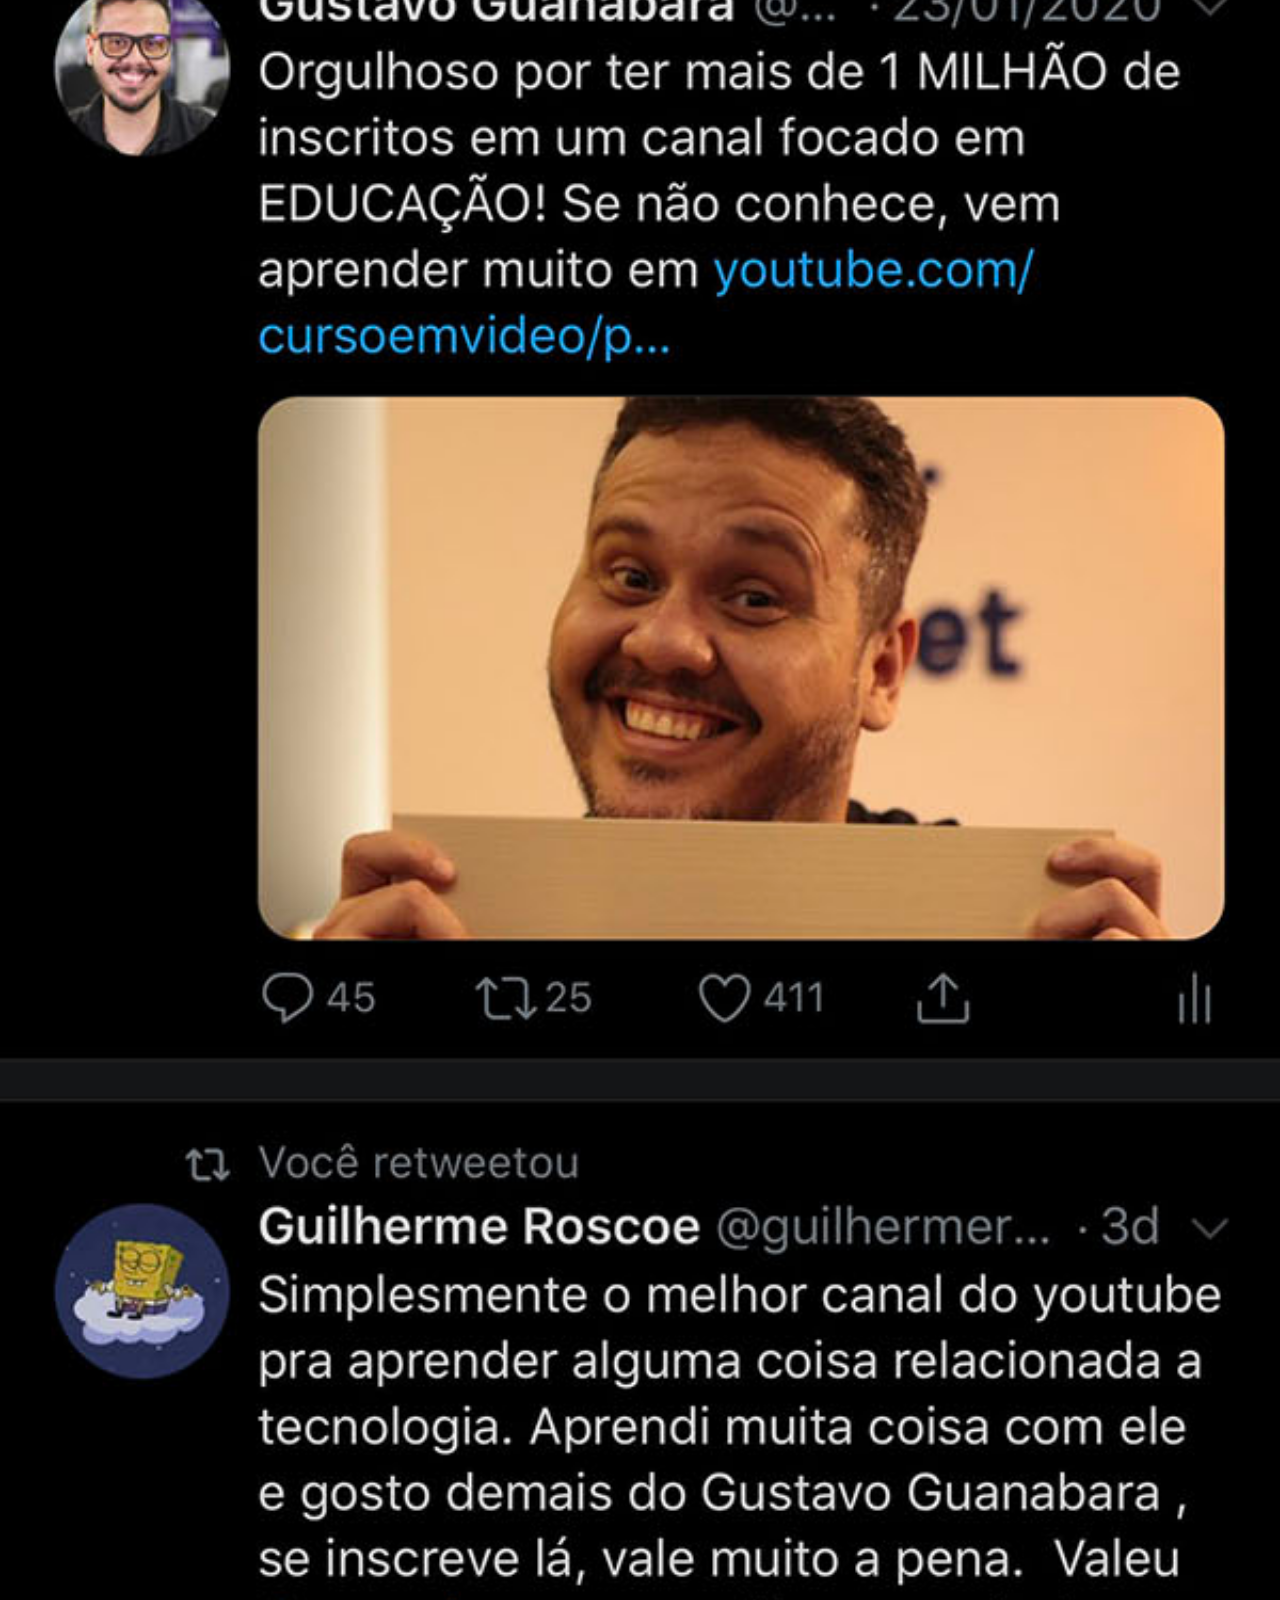
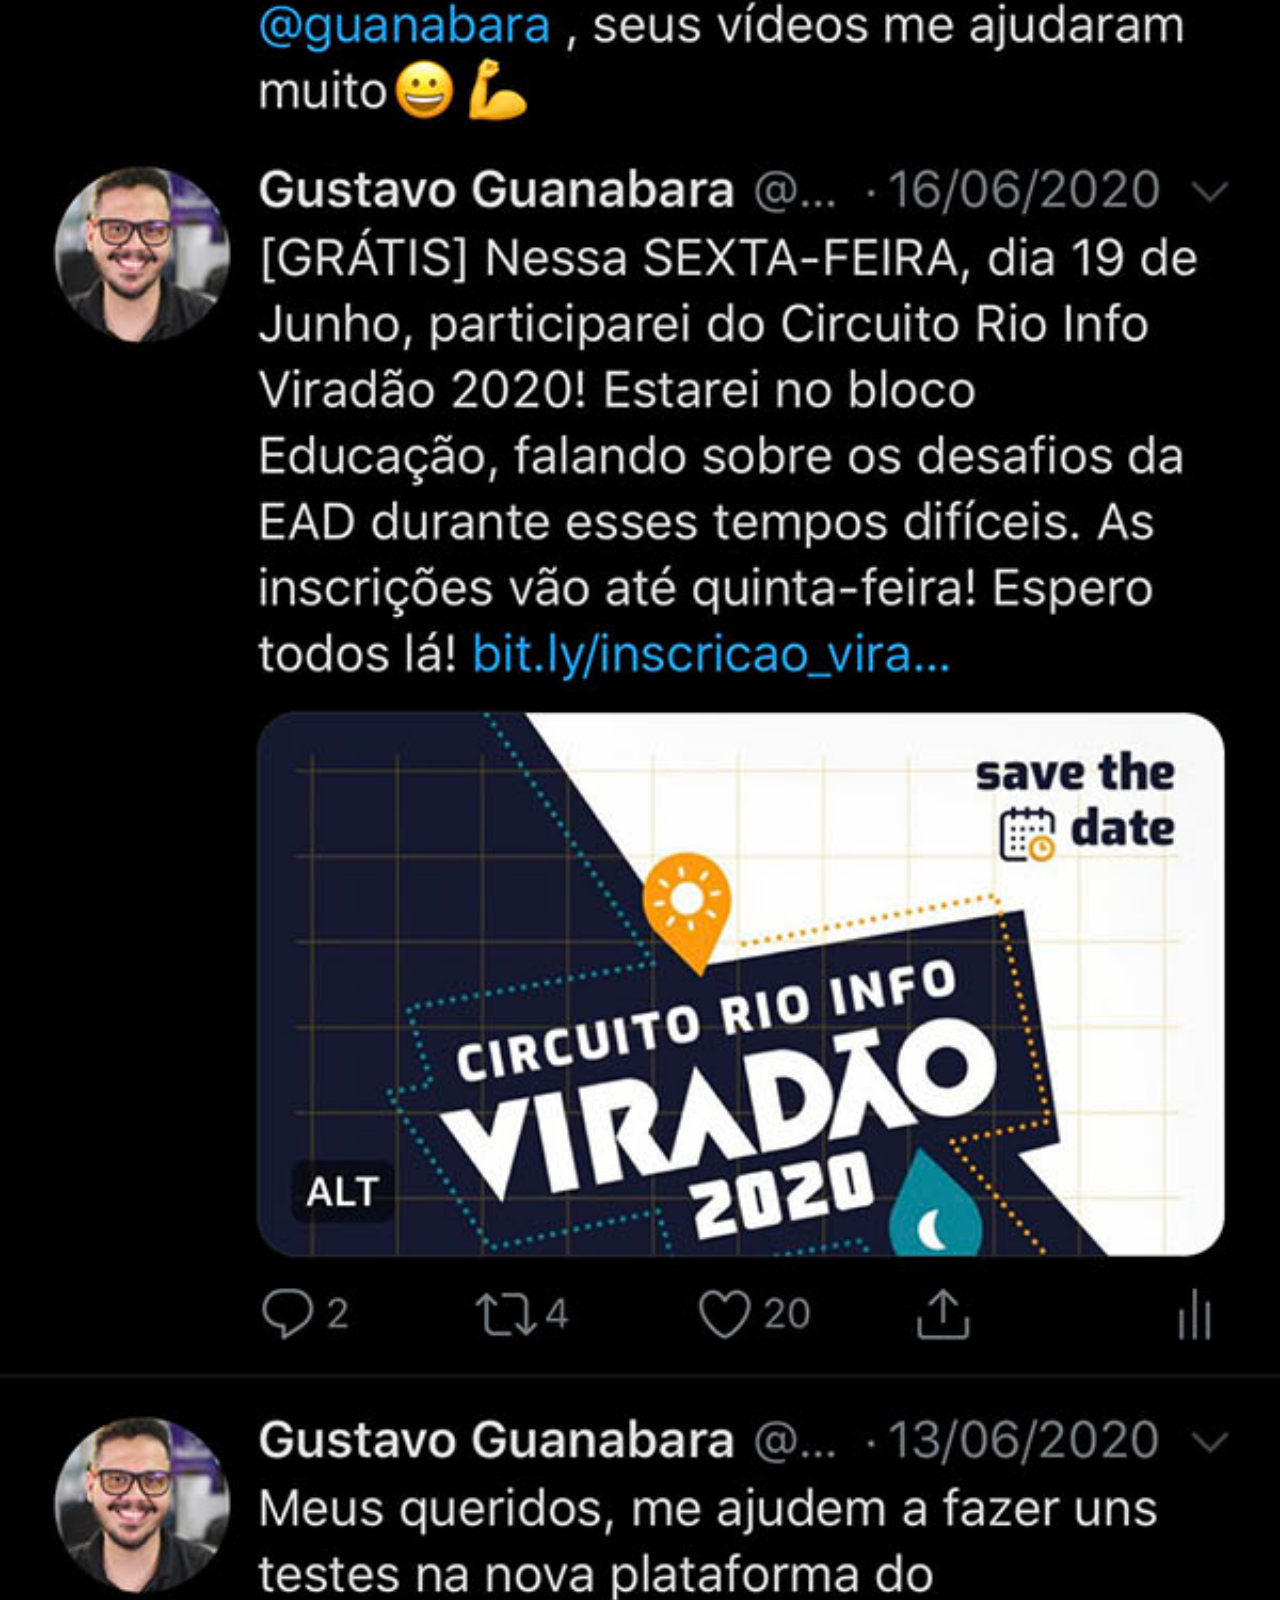
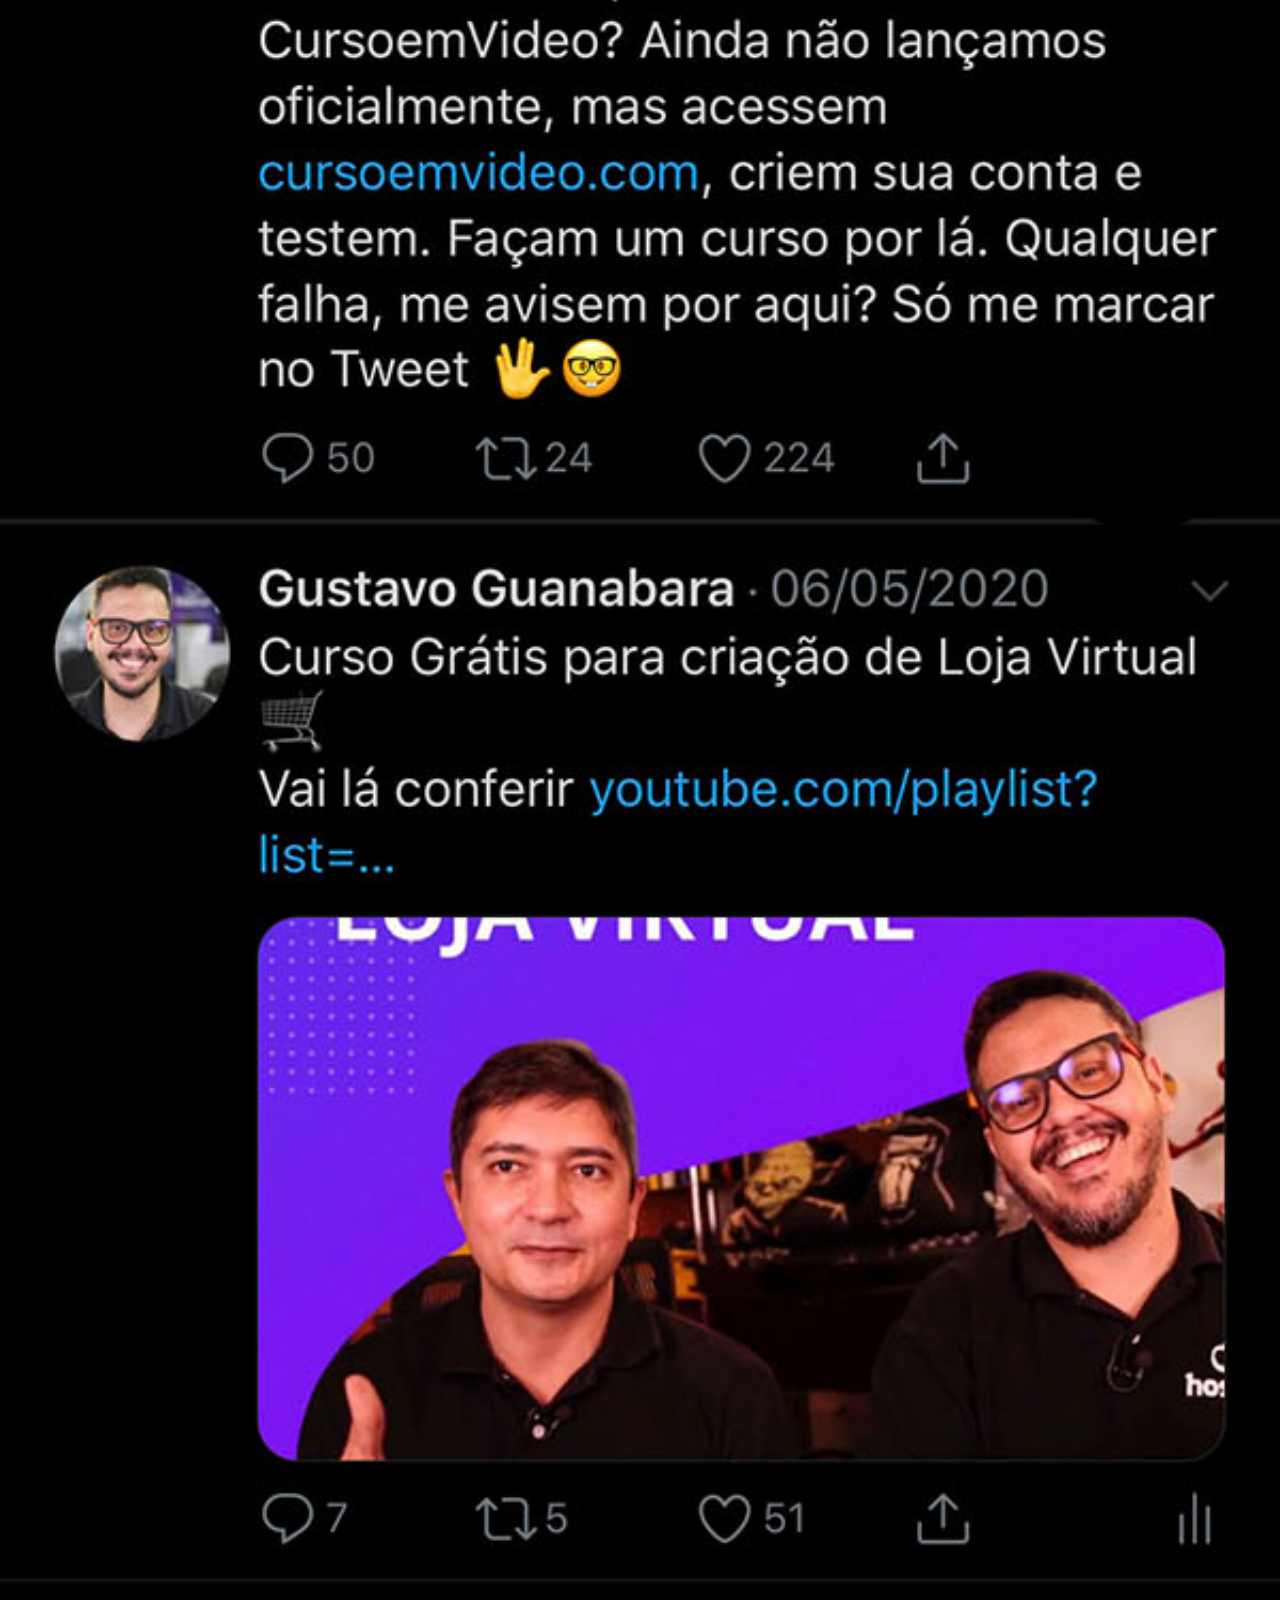
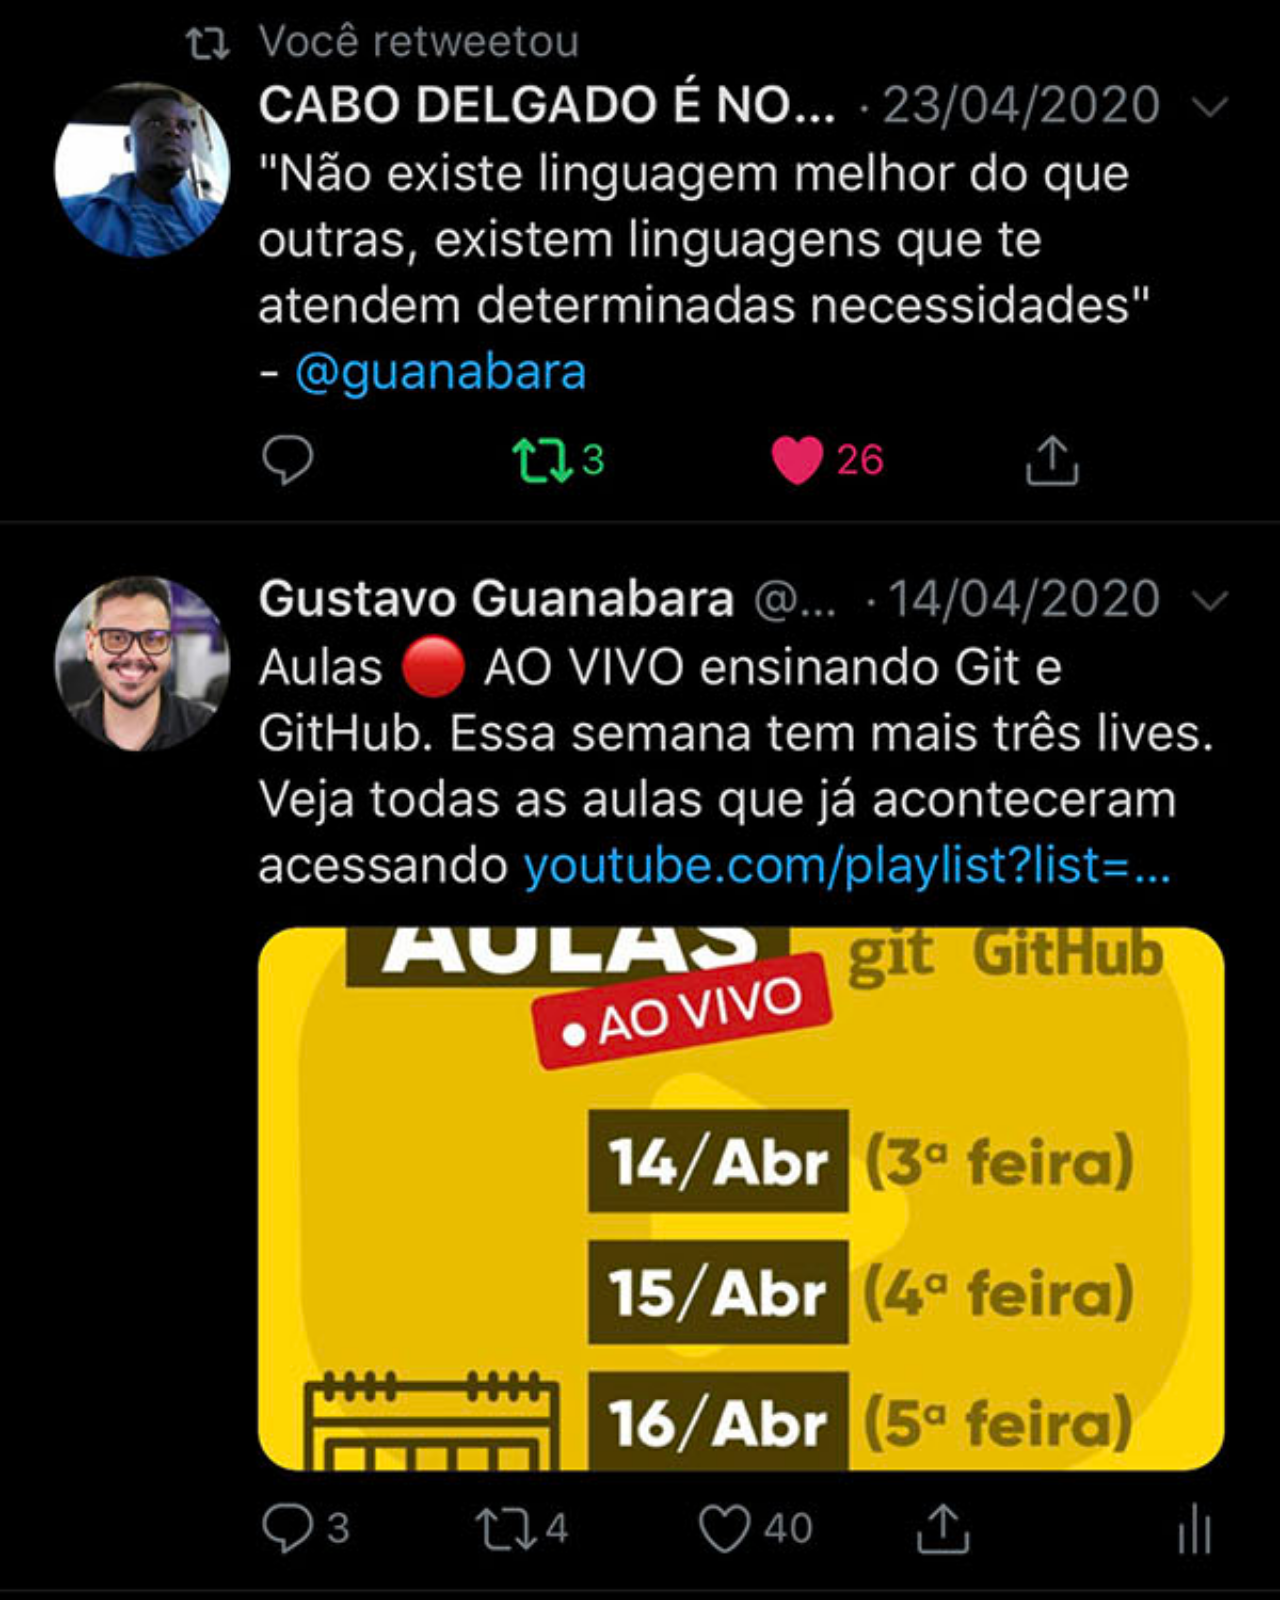
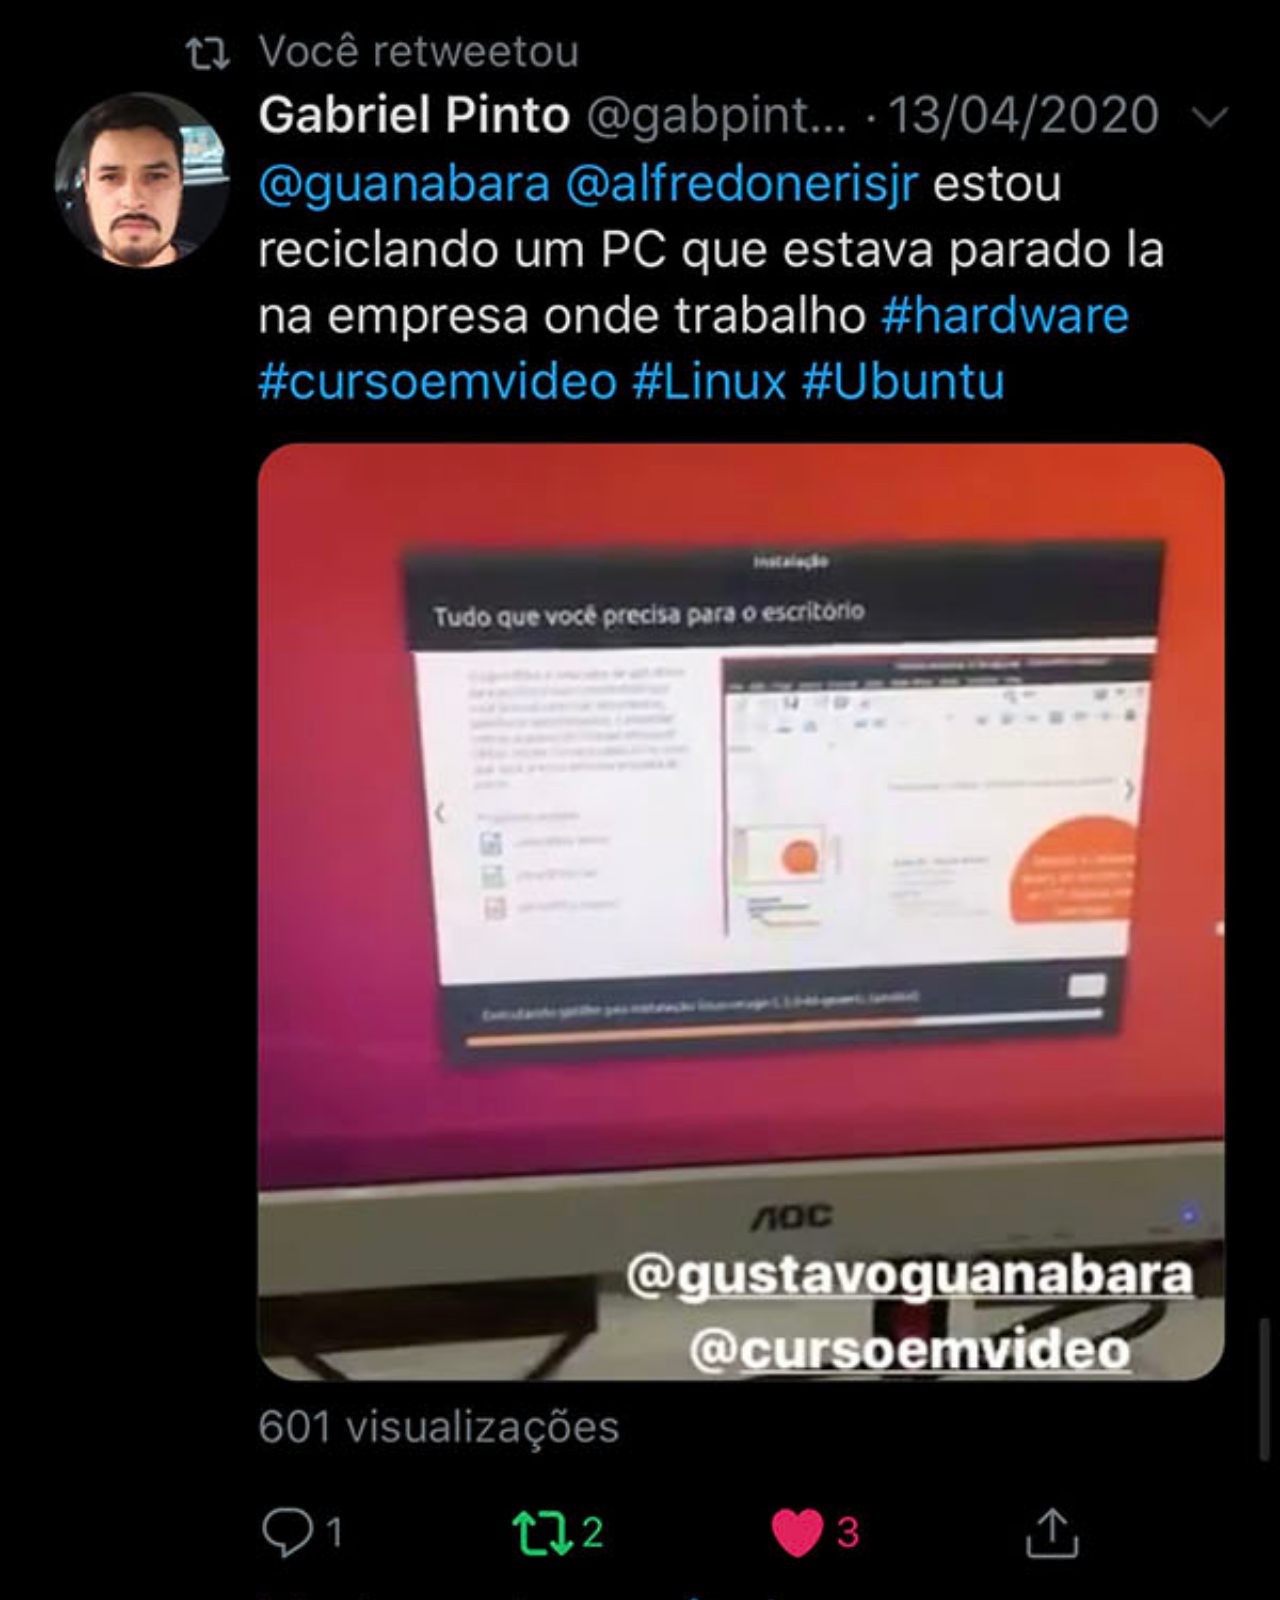
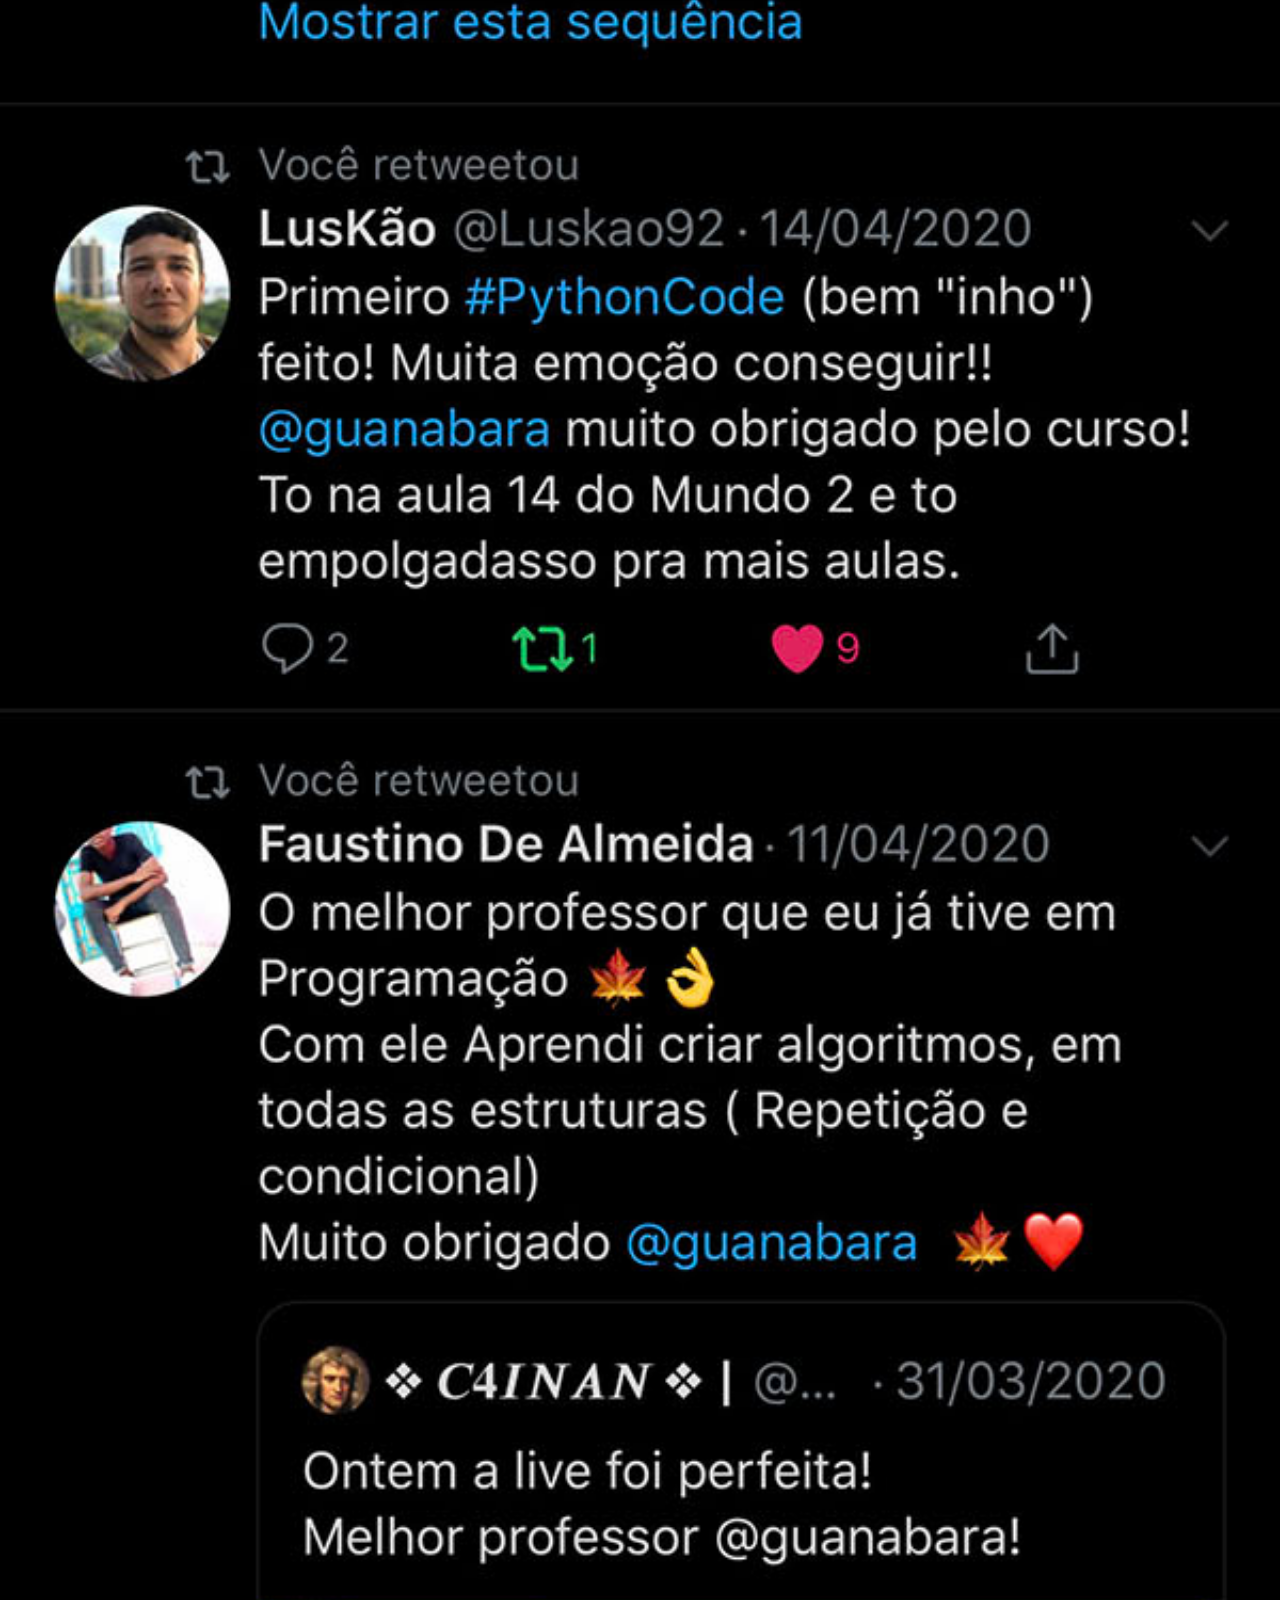
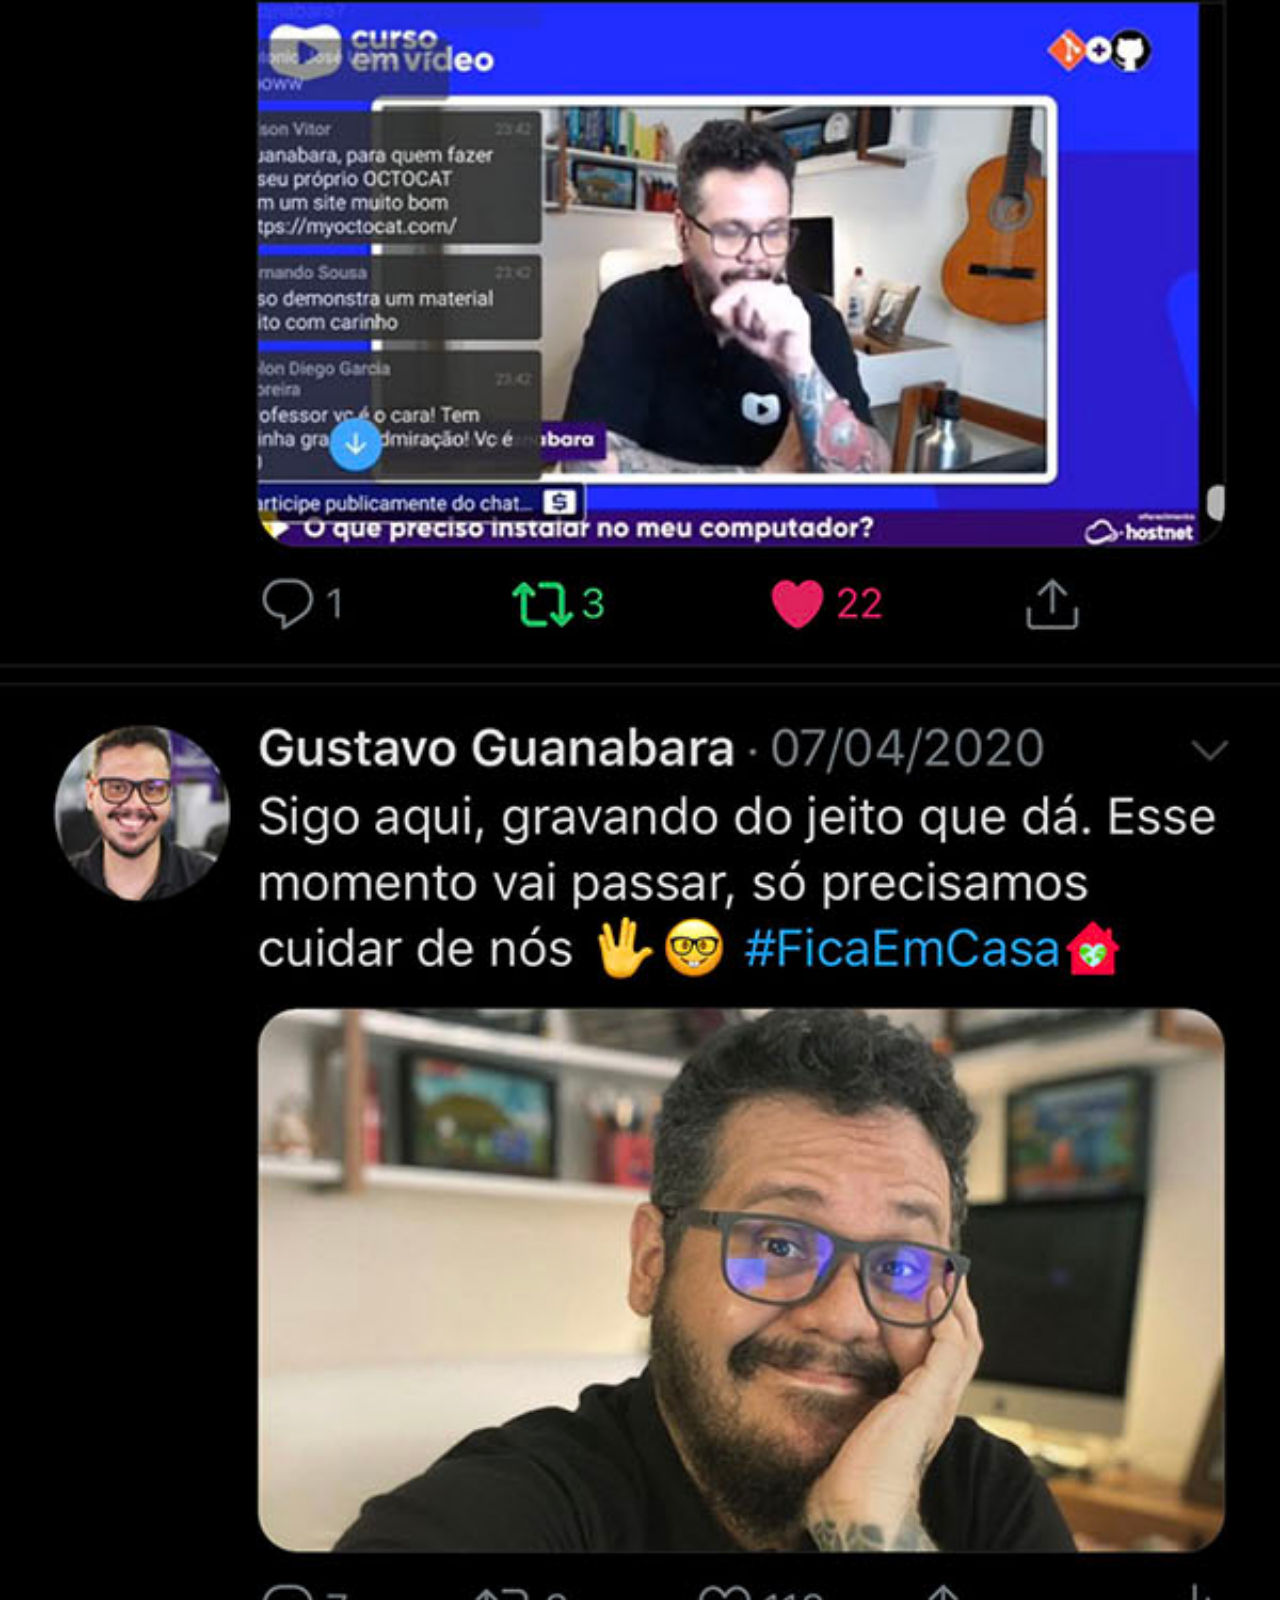
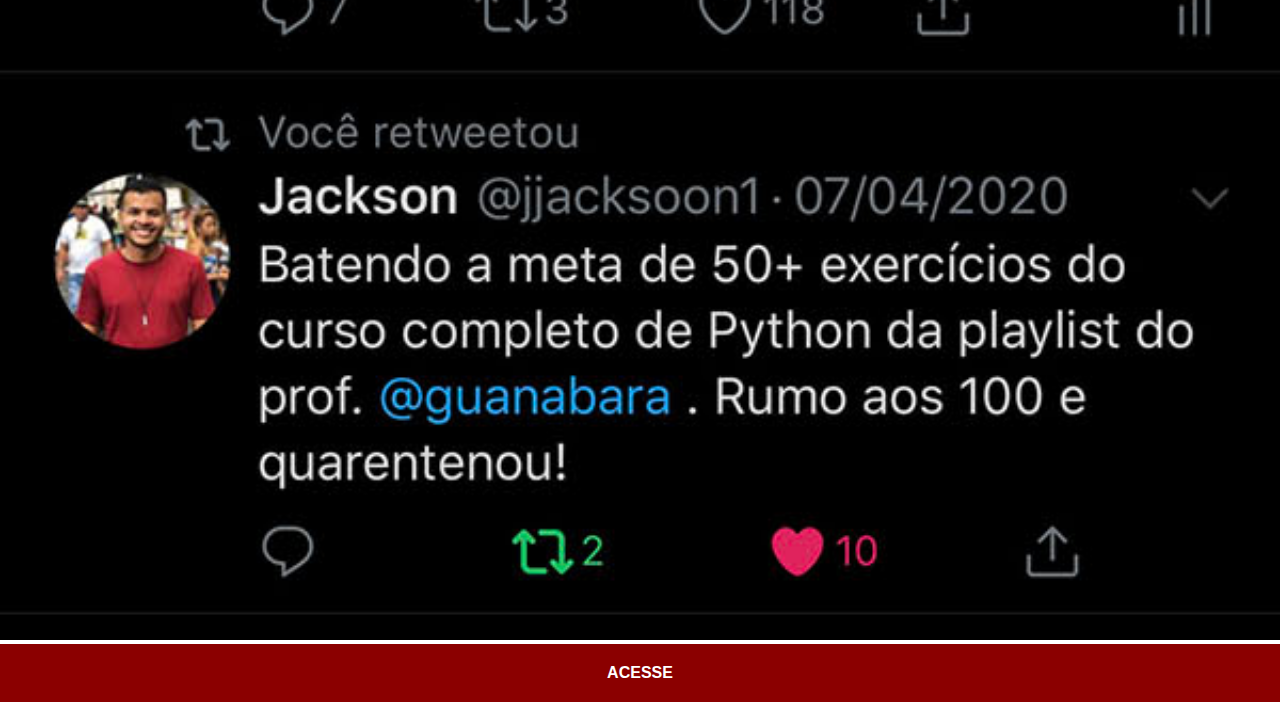
<file: twitter.html>
<!DOCTYPE html>
<html lang="pt-br">
<head>
    <meta charset="UTF-8">
    <meta http-equiv="X-UA-Compatible" content="IE=edge">
    <meta name="viewport" content="width=device-width, initial-scale=1.0">
    <title>Twitter</title>
    <link rel="stylesheet" href="estilos/social.css">
</head>
<body>
    <img src="imagens/tela-twitter.jpg" alt="Twitter">
    <a href="https://twitter.com/guanabara" target="_blank">ACESSE</a>
</body>
</html>
</file>
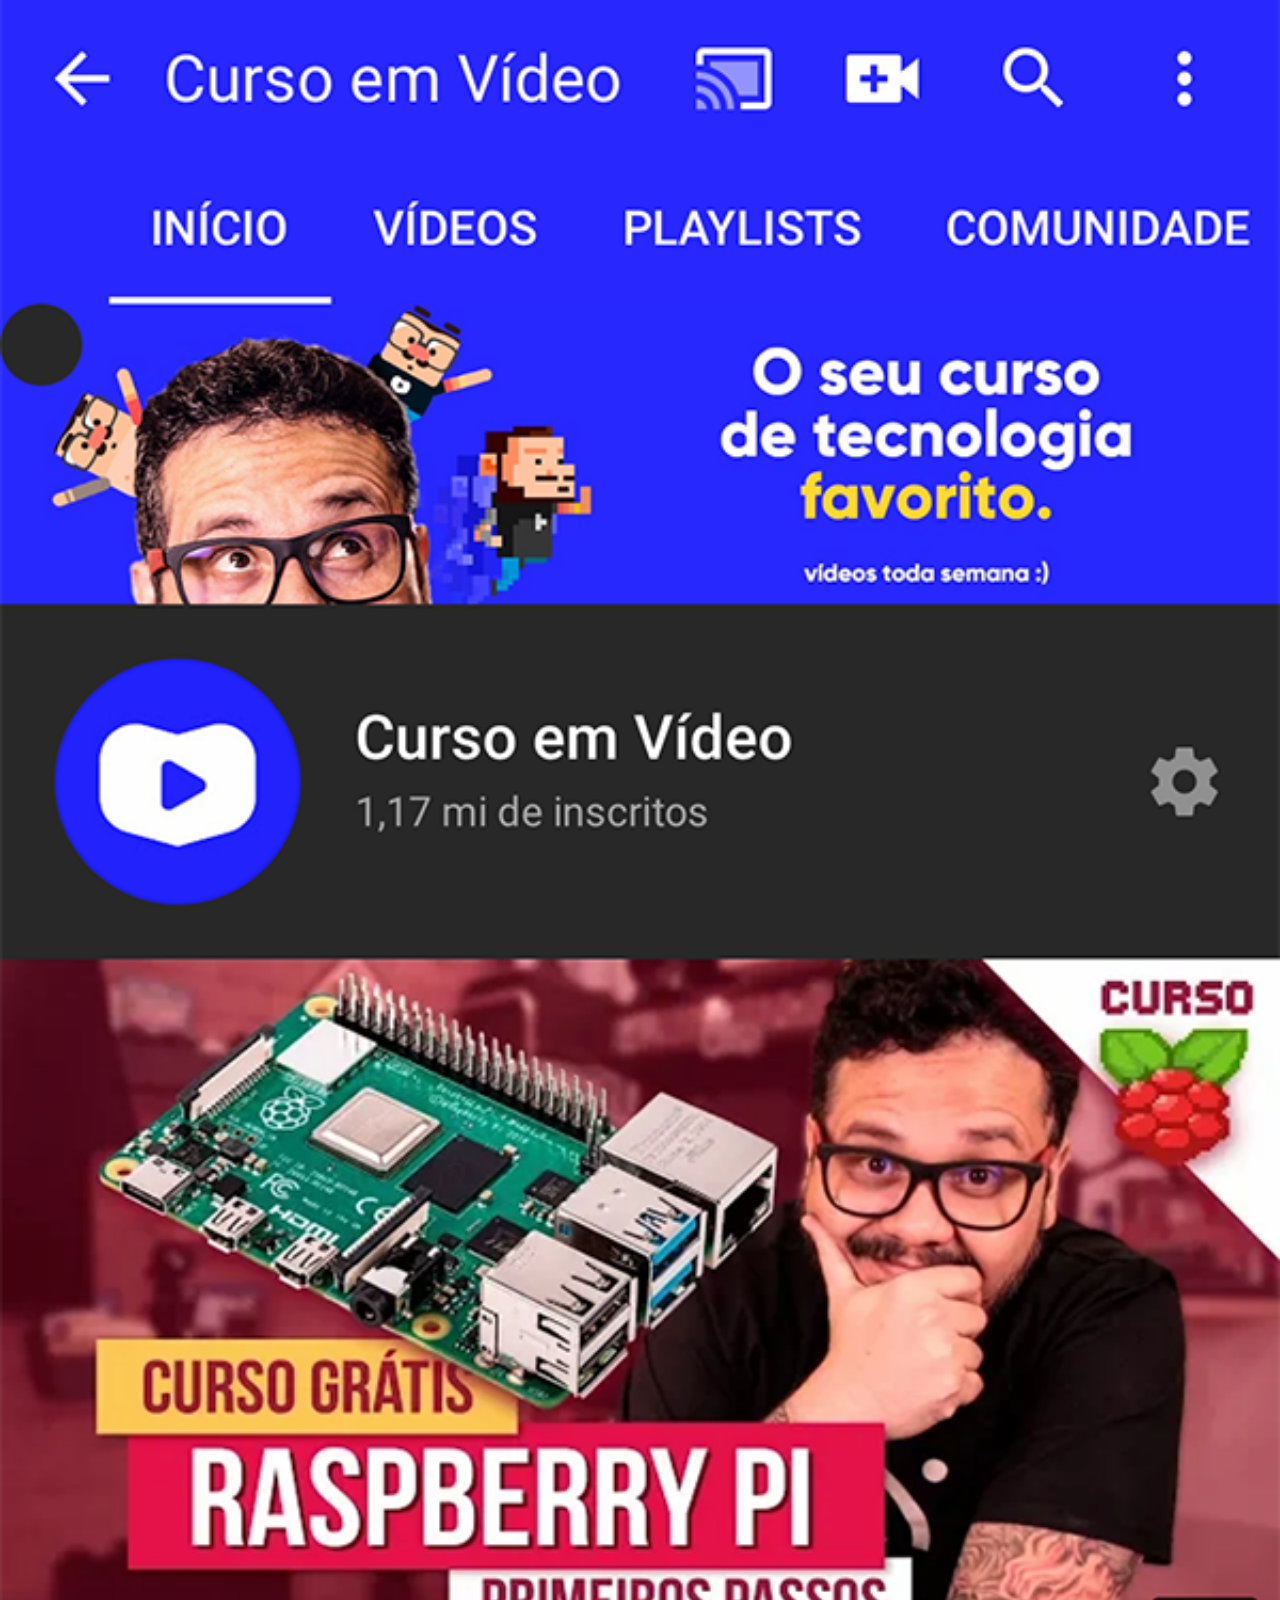
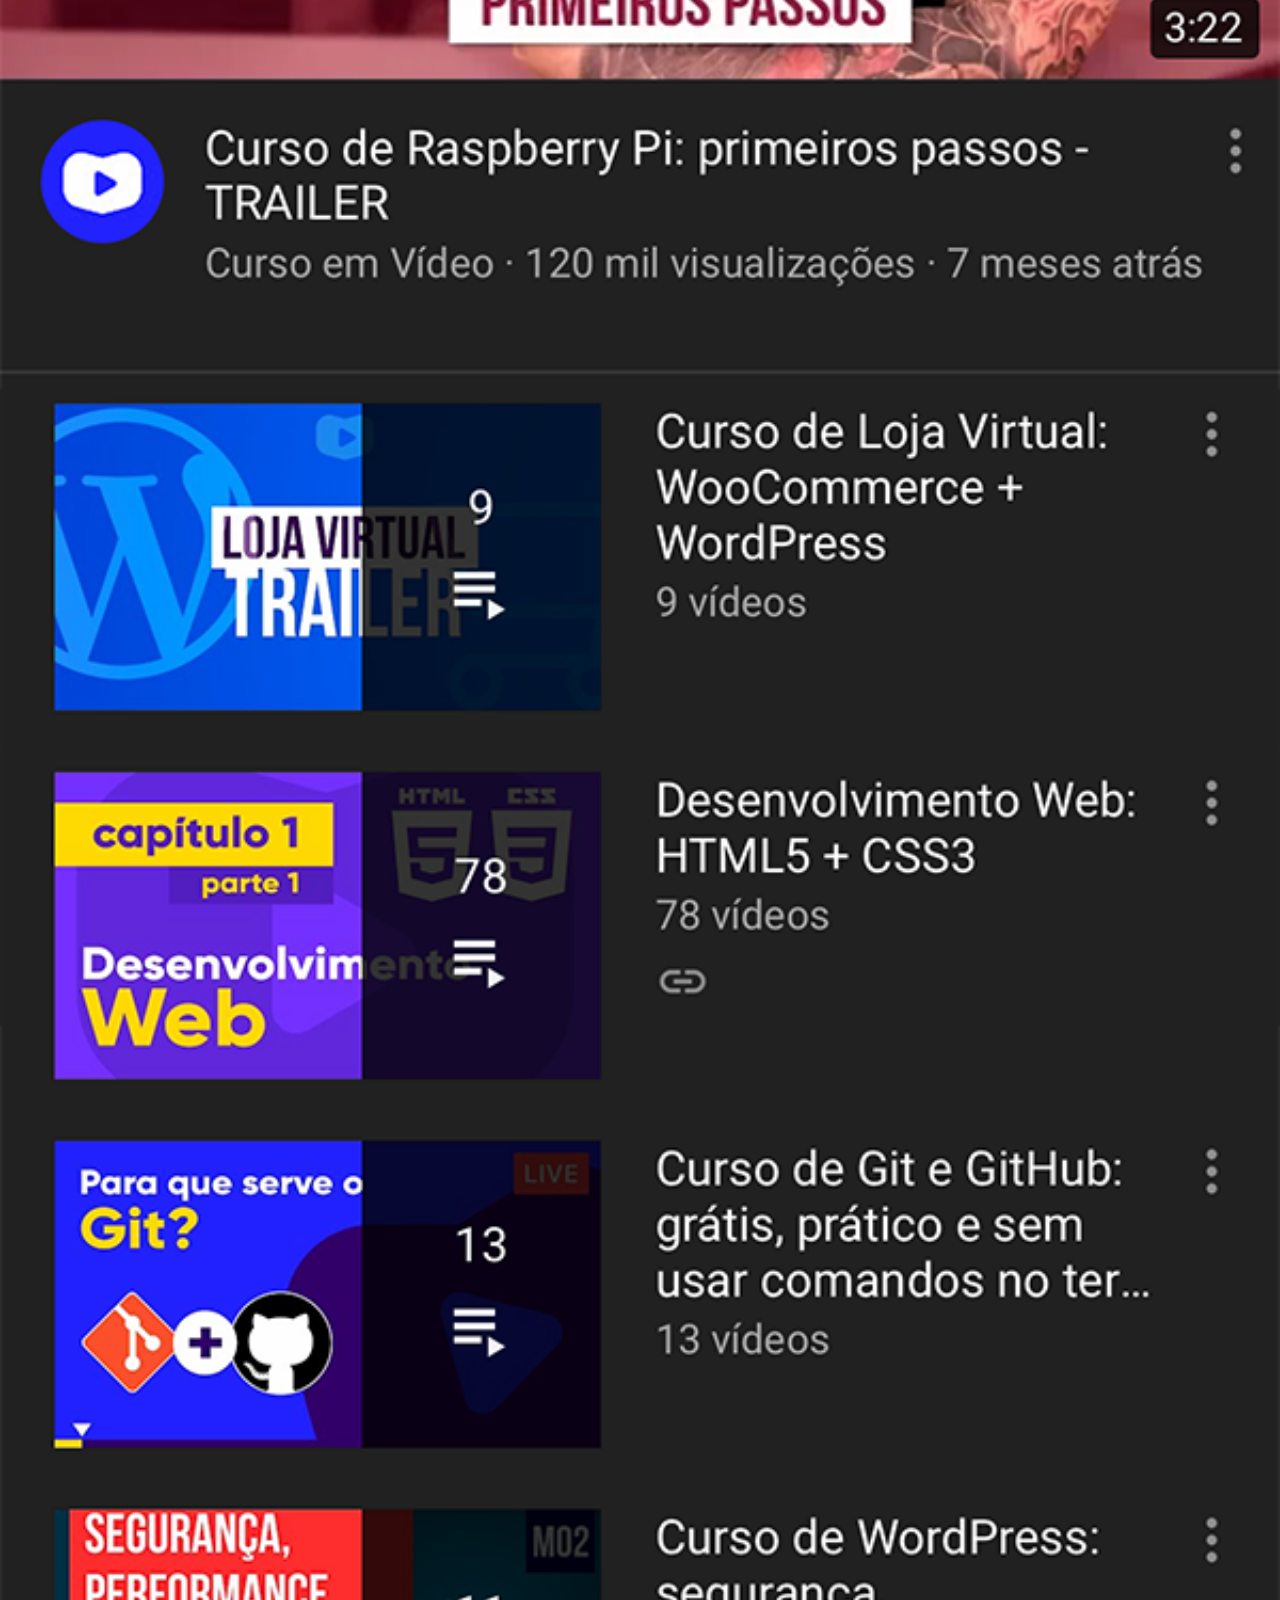
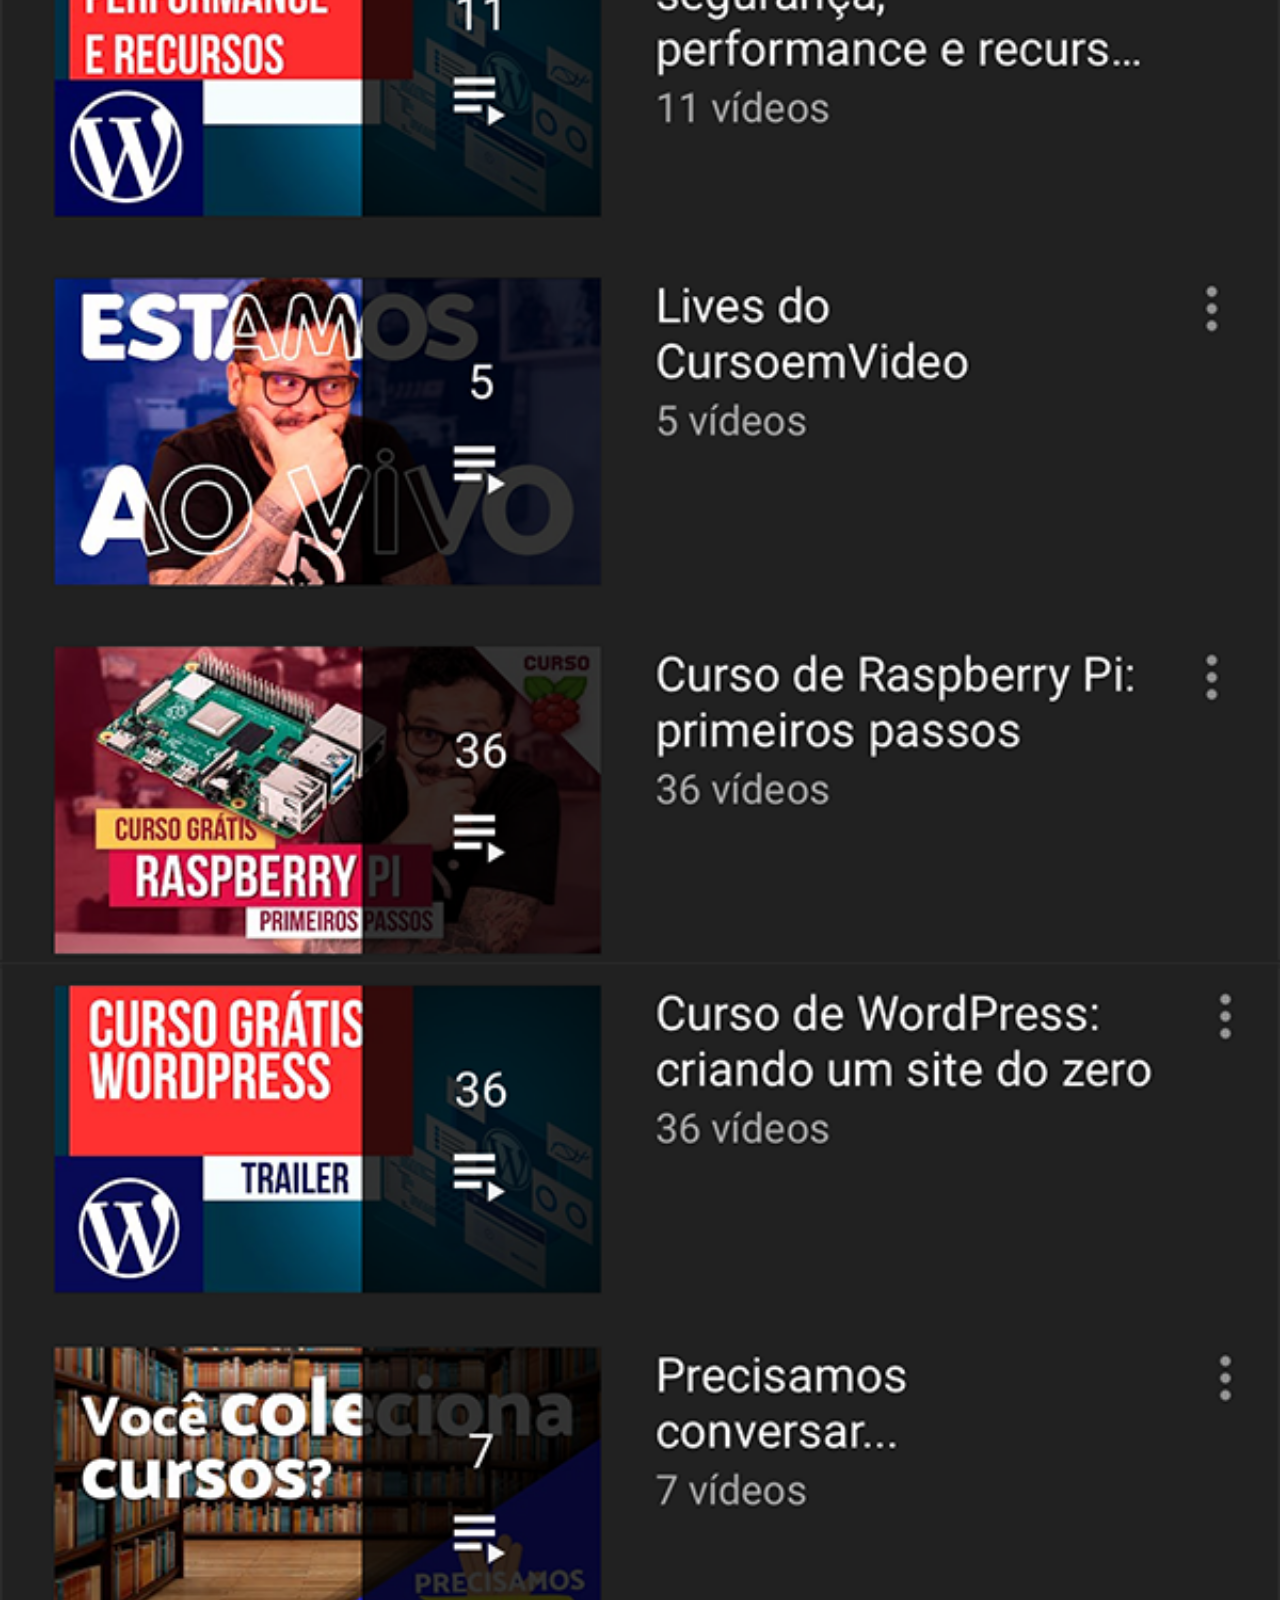
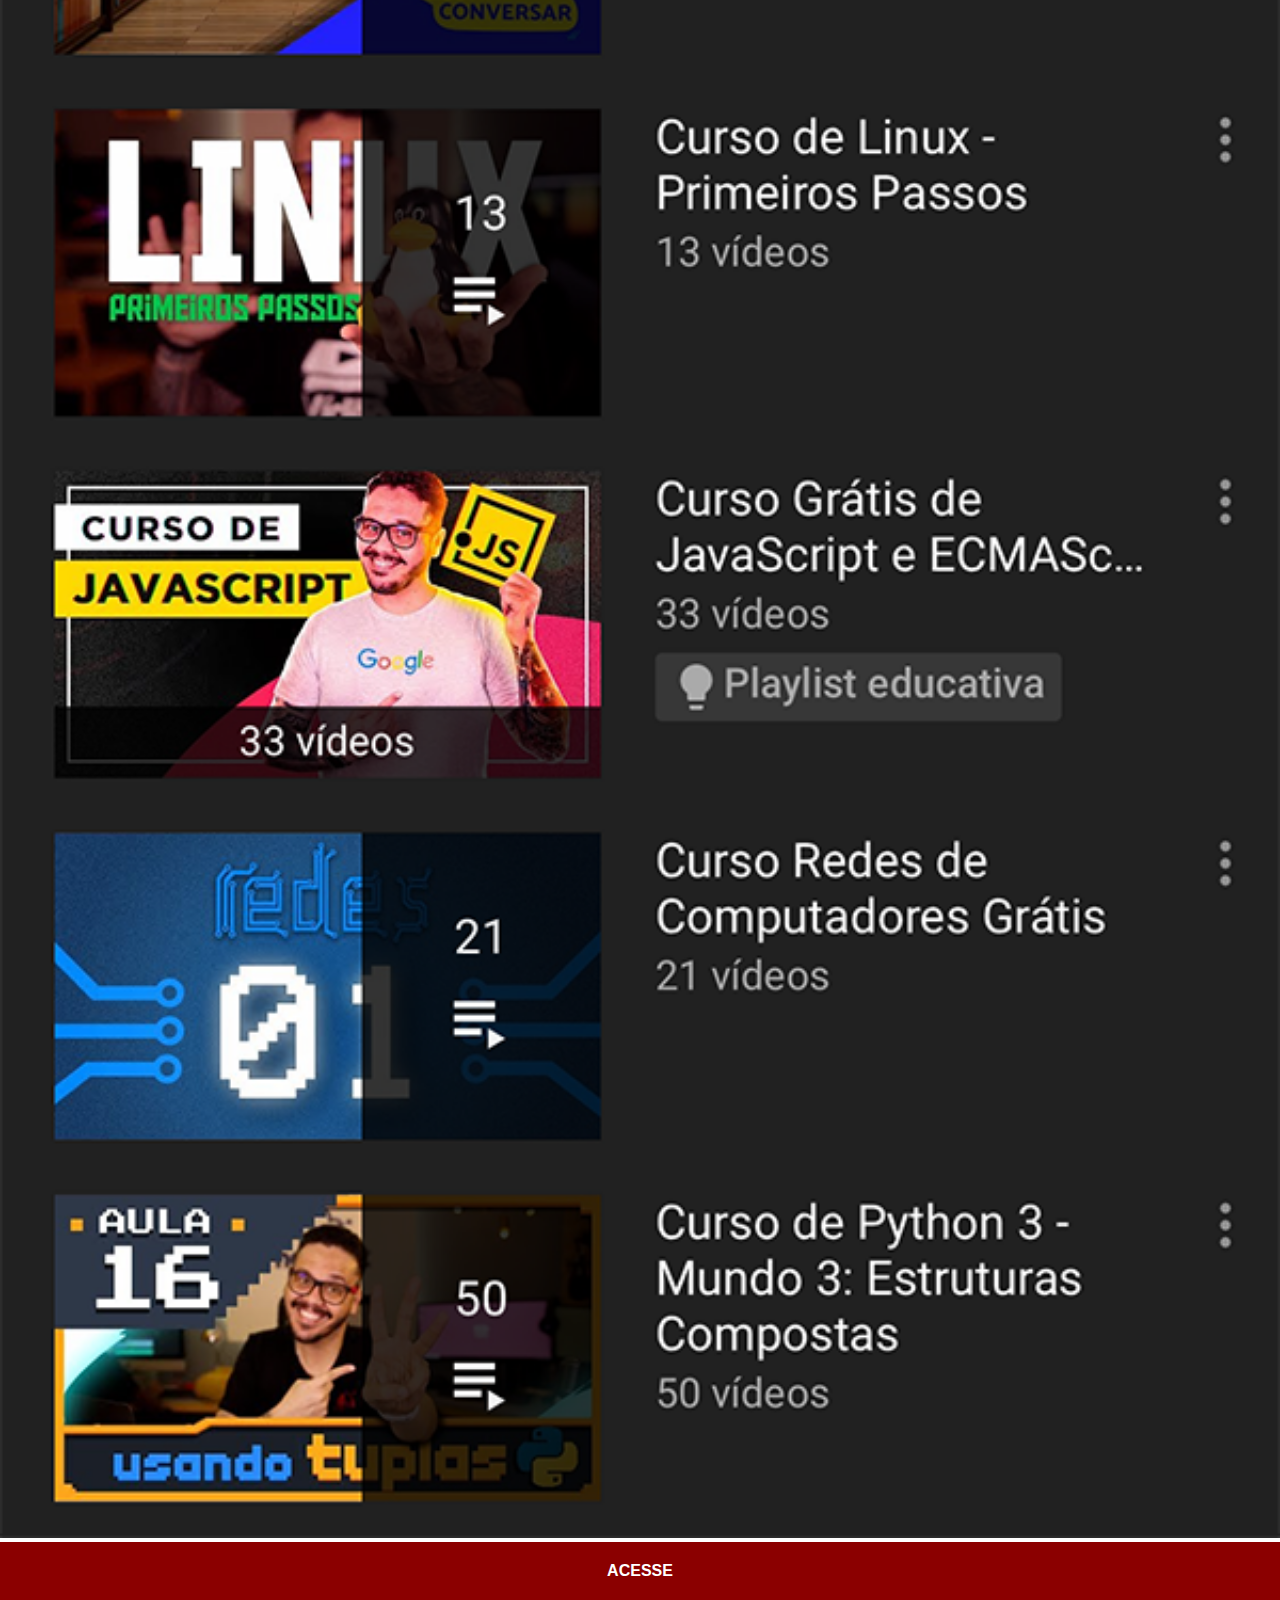
<file: youtube.html>
<!DOCTYPE html>
<html lang="pt-br">
<head>
    <meta charset="UTF-8">
    <meta http-equiv="X-UA-Compatible" content="IE=edge">
    <meta name="viewport" content="width=device-width, initial-scale=1.0">
    <title>YouTube</title>
    <link rel="stylesheet" href="estilos/social.css">
</head>
<body>
    <img src="imagens/tela-youtube.png" alt="YouTube">
    <a href="https://www.youtube.com/@CursoemVideo/playlists" target="_blank">ACESSE</a>
</body>
</html>
</file>
<file: estilos/style.css>
@charset "UTF-8"; 

* {
    margin: 0px;
    padding: 0px;
    font-family: Arial, Helvetica, sans-serif;
}

html, body {
    height: 100vh;
    width: 100vw;
    background-color: black;
}

body {
    background: url(../imagens/fundo-madeira.jpg) no-repeat top center;
    background-size: cover;
    background-attachment: fixed;
}

main {
    position: relative;
    height: 100vh;
}

section#telefone {
    position: absolute;
    top: 50%;
    left: 50%;
    transform: translate(-50%, -50%);

    height: 627px;
    width: 311px;
    background: url(../imagens/frame-iphone.png) no-repeat;
}

iframe#tela {
    position: relative;
    top: 80px;
    left: 22px;
    width: 267px;
    height: 471px;
}

section#redes-sociais {
    text-align: left;
}

section#redes-sociais img {
    width: 50px;
    margin: 10px;
    border-radius: 50%;
    box-shadow: 2px 2px 5px rgba(0, 0, 0, 0.400);
    box-sizing: border-box;
}

section#redes-sociais img:hover {
    border: 2px solid rgba(25, 255, 255, 0.635);
    transform: translate(-3px, -3px);
    box-shadow: 5px 5px 10px rgba(0, 0, 0, 0.620);
    transition: tranform .3s, border .5s;
}
</file>
<file: estilos/social.css>
@charset "UTF-8";

* {
    margin: 0px;
    padding: 0px;
    font-family: Arial, Helvetica, sans-serif;
}

::-webkit-scrollbar {
    width: 0px;
    height: 0px;
}

img {
    width: 100vw;
}

a {
    display: block;
    background-color: darkred;
    color: white;
    padding: 20px;
    text-align: center;
    font-weight: bolder;
    text-decoration: none;
}

a:hover {
    background-color: red;
}
</file>
